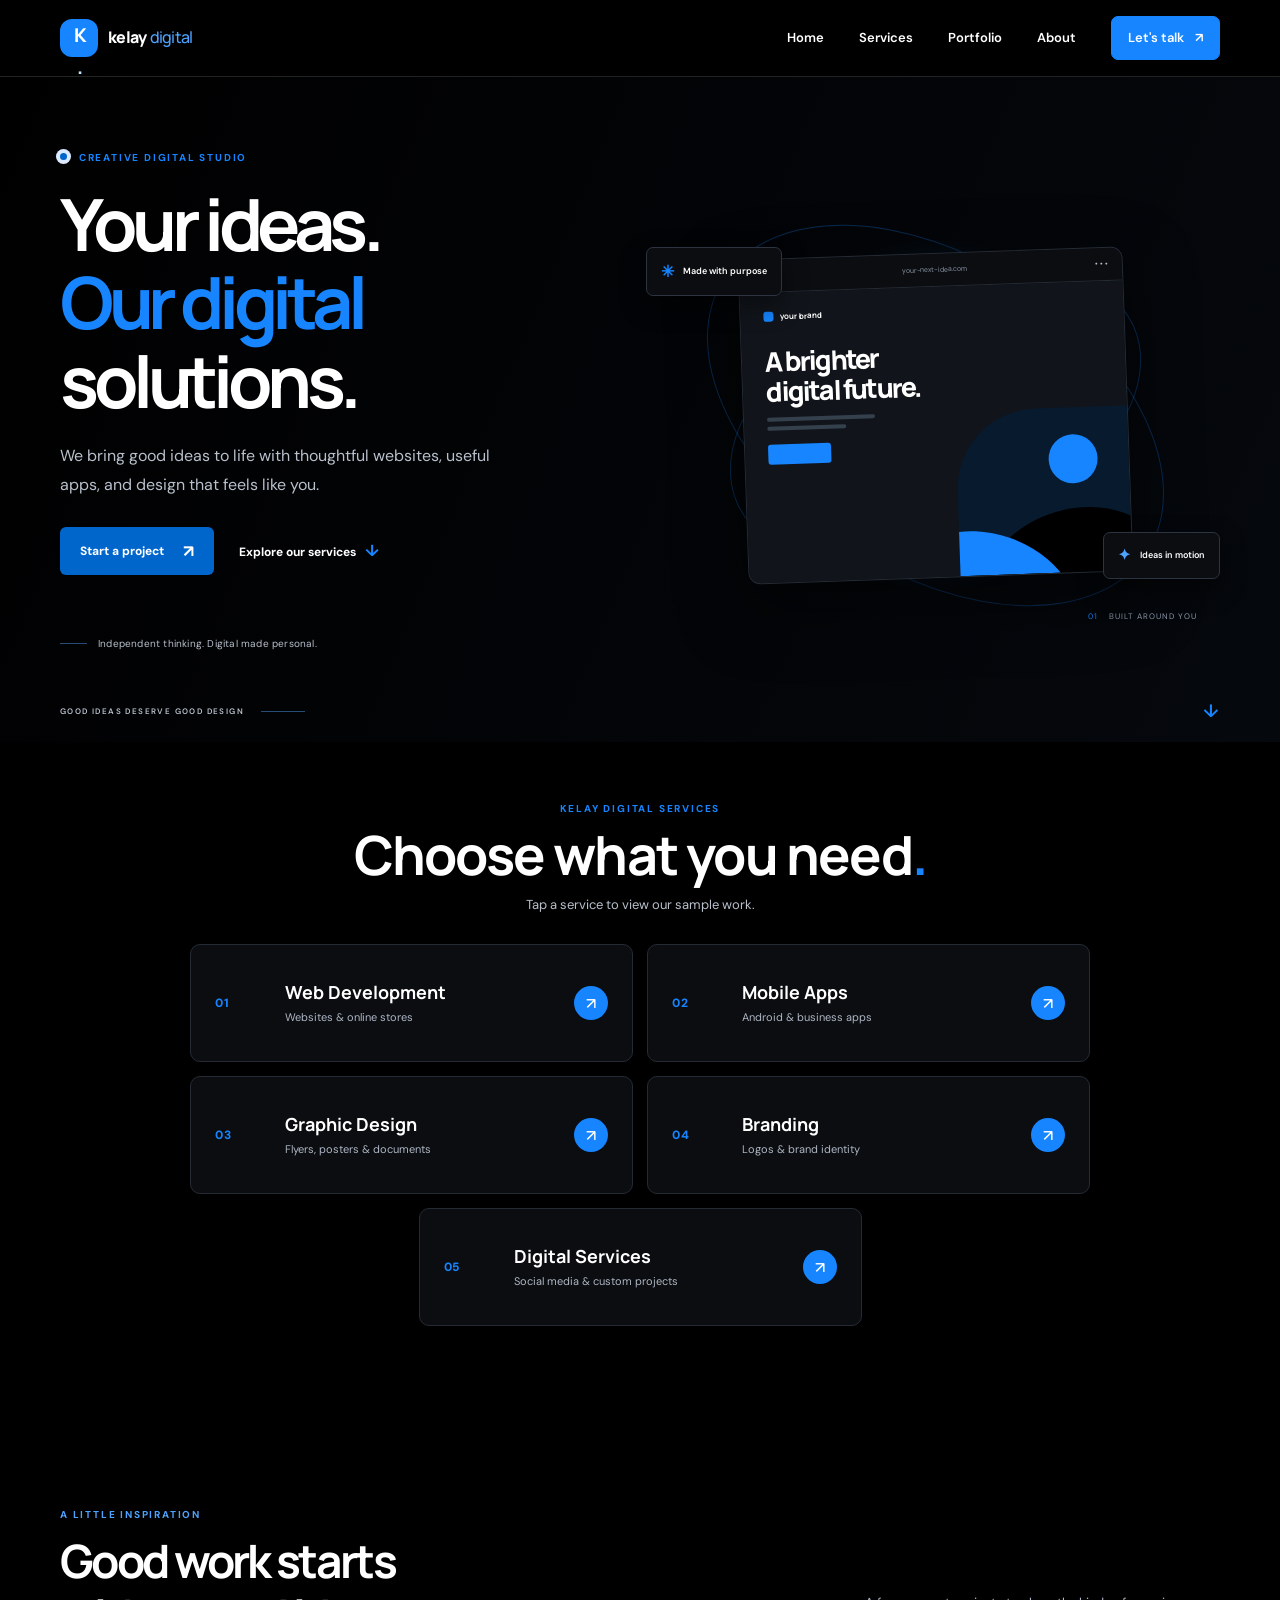
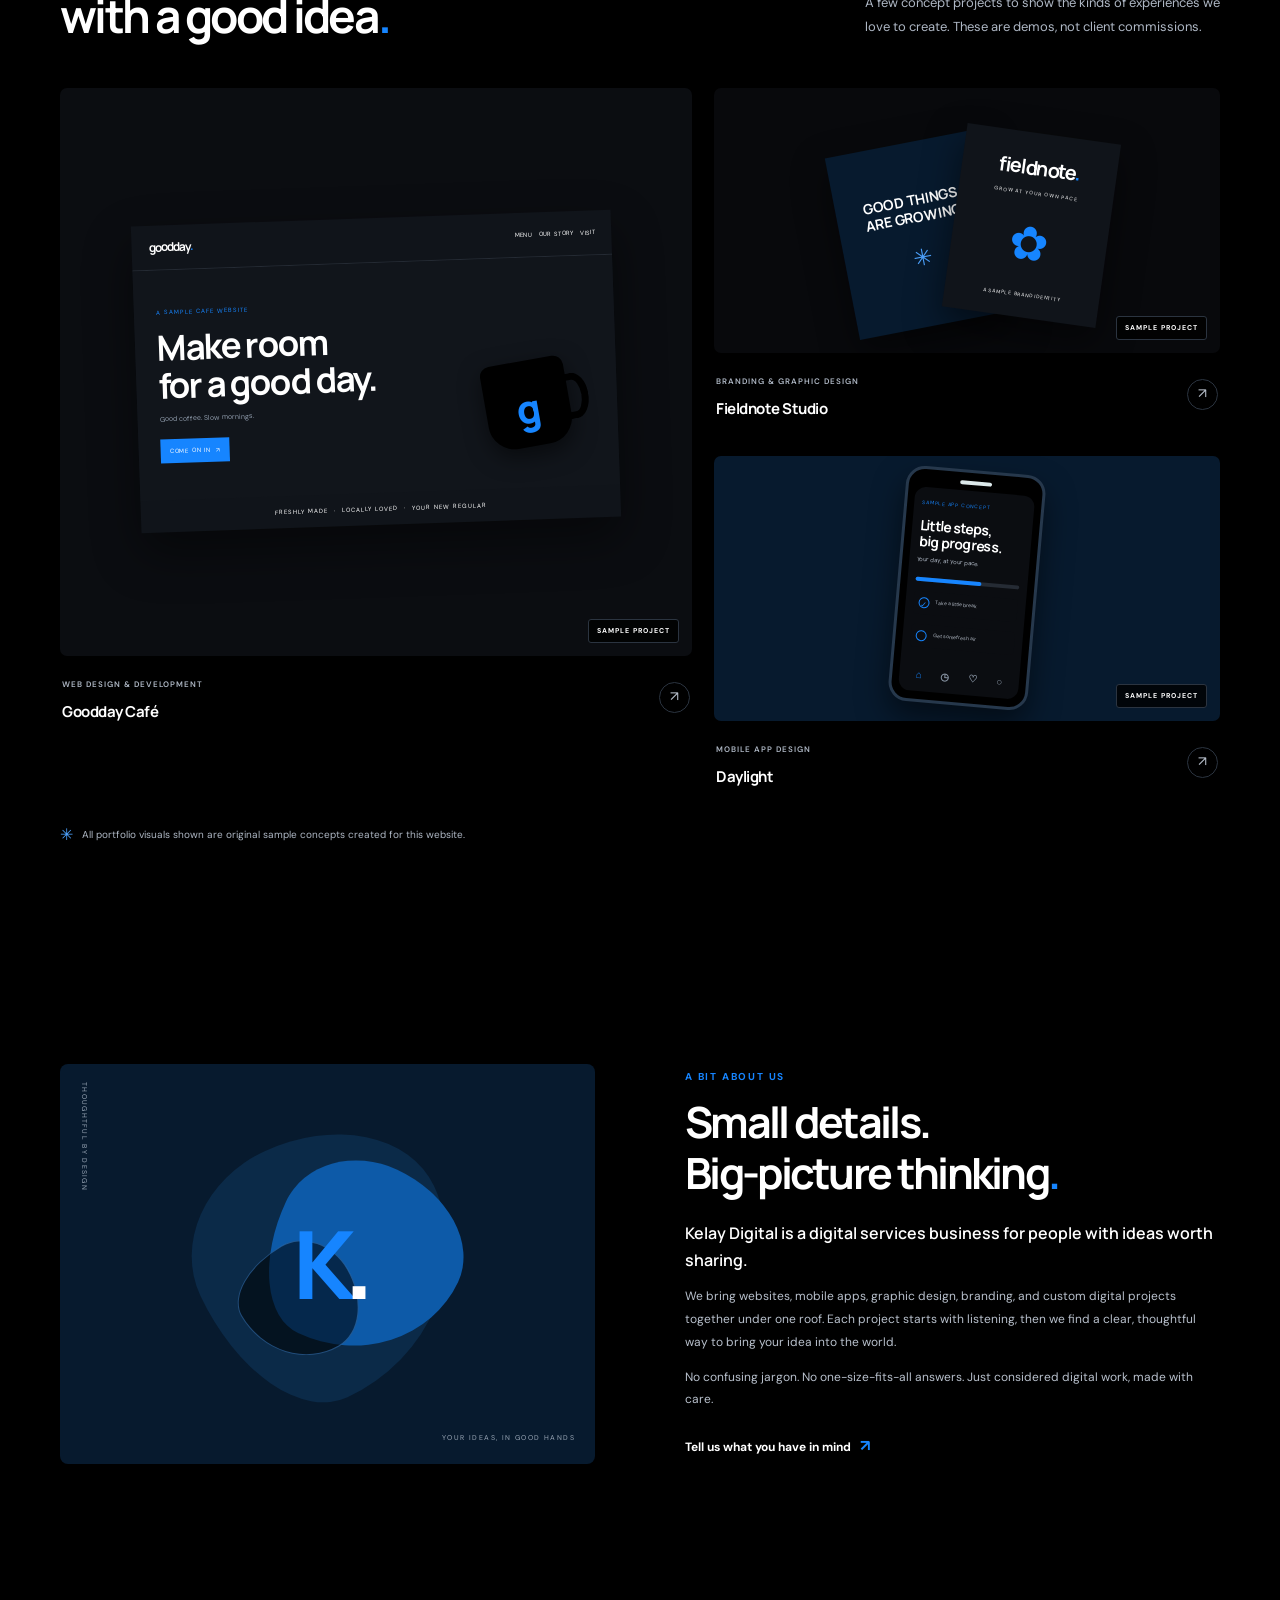
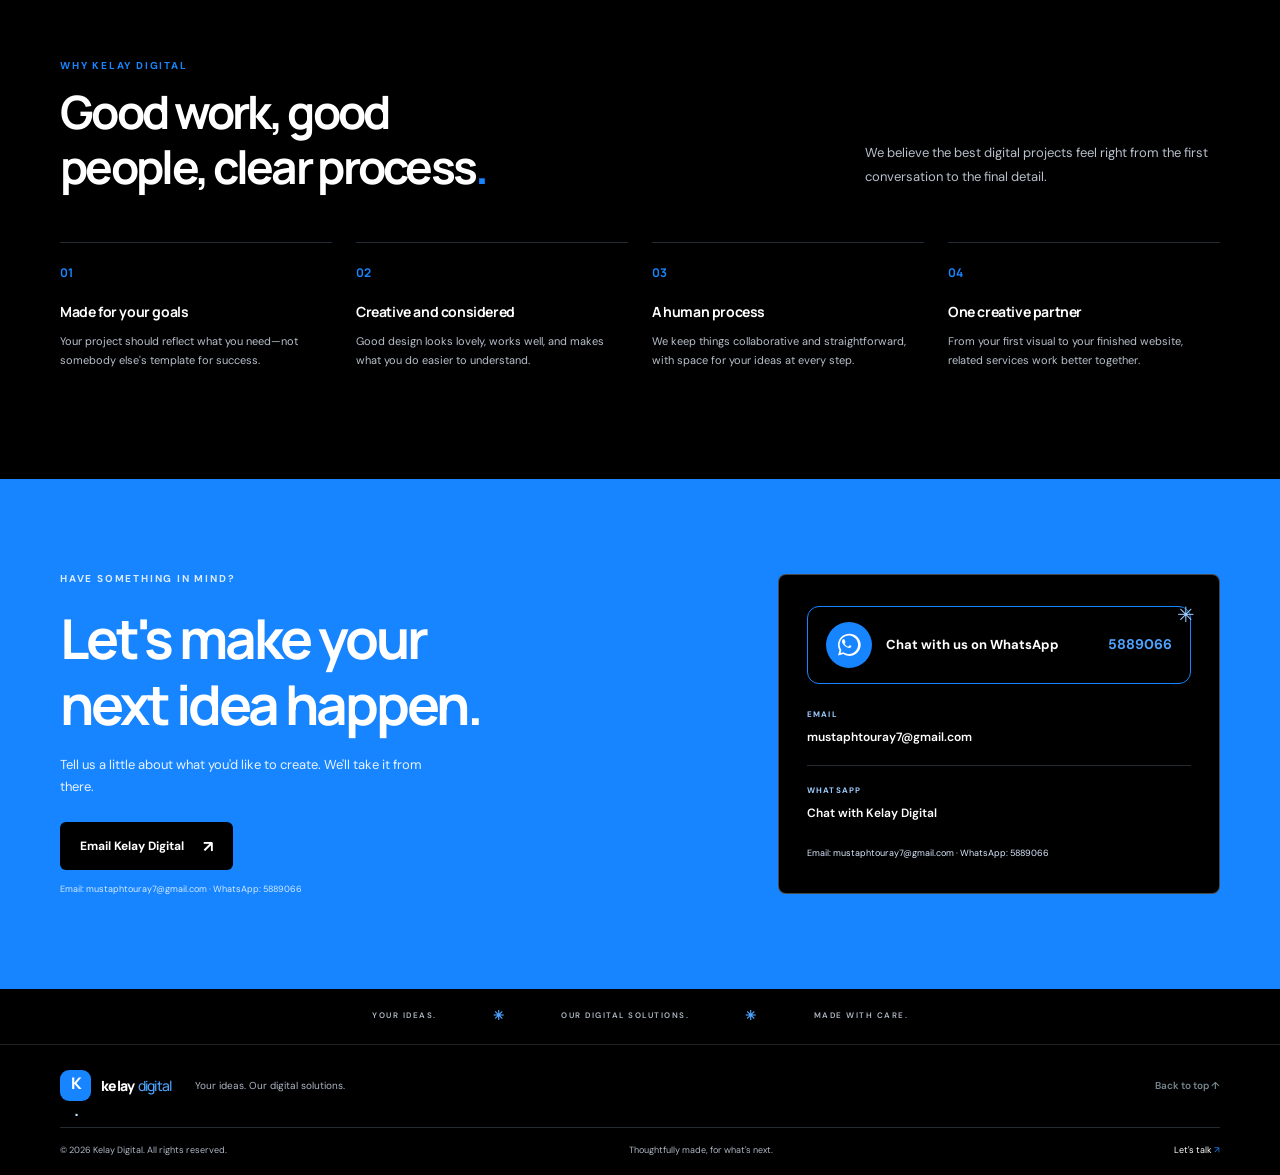
<file: index.html>
<!doctype html>
<html lang="en">
  <head>
    <meta charset="utf-8">
    <meta name="viewport" content="width=device-width, initial-scale=1">
    <meta name="theme-color" content="#f6f9fc">
    <meta name="description" content="Kelay Digital creates thoughtful websites, mobile apps, visual identities, and digital designs for growing businesses.">
    <meta property="og:title" content="Kelay Digital — Your Ideas. Our Digital Solutions.">
    <meta property="og:description" content="Websites, mobile apps, design, and branding made for your next big idea.">
    <meta property="og:type" content="website">
    <title>Kelay Digital — Your Ideas. Our Digital Solutions.</title>
    <link rel="icon" href="assets/favicon.svg" type="image/svg+xml">
    <link rel="preconnect" href="https://fonts.googleapis.com">
    <link rel="preconnect" href="https://fonts.gstatic.com" crossorigin>
    <link href="https://fonts.googleapis.com/css2?family=DM+Sans:wght@400;500;600;700&family=Manrope:wght@400;500;600;700;800&display=swap" rel="stylesheet">
    <link rel="stylesheet" href="styles.css">
    <script src="script.js" defer></script>
  </head>
  <body>
    <a class="skip-link" href="#main">Skip to content</a>
    <header class="site-header">
      <div class="container nav-wrap">
        <a class="brand" href="#home" aria-label="Kelay Digital home">
          <span class="brand-mark" aria-hidden="true">K<span>.</span></span>
          <span class="brand-name">kelay<span>digital</span></span>
        </a>
        <button class="menu-toggle" type="button" aria-expanded="false" aria-controls="primary-nav" aria-label="Open navigation">
          <span></span><span></span>
        </button>
        <nav class="primary-nav" id="primary-nav" aria-label="Main navigation">
          <a href="#home">Home</a>
          <a href="#services">Services</a>
          <a href="#portfolio">Portfolio</a>
          <a href="#about">About</a>
          <a class="nav-contact" href="#contact">Let's talk <span aria-hidden="true">↗</span></a>
        </nav>
      </div>
    </header>

    <main id="main">
      <section class="hero section" id="home">
        <div class="container hero-grid">
          <div class="hero-copy">
            <p class="eyebrow"><span class="status-dot"></span> Creative digital studio</p>
            <h1>Your ideas.<br><span>Our digital</span><br>solutions.</h1>
            <p class="hero-description">We bring good ideas to life with thoughtful websites, useful apps, and design that feels like you.</p>
            <div class="button-row">
              <a class="button button-primary" href="#contact">Start a project <span aria-hidden="true">↗</span></a>
              <a class="text-link" href="#services">Explore our services <span aria-hidden="true">↓</span></a>
            </div>
            <div class="hero-note"><span class="note-line"></span> Independent thinking. Digital made personal.</div>
          </div>
          <div class="hero-art" aria-label="Abstract illustration of a website design in progress" role="img">
            <div class="art-orbit orbit-one"></div>
            <div class="art-orbit orbit-two"></div>
            <div class="art-glow"></div>
            <div class="floating-tag tag-design"><span class="tag-icon">✳</span> Made with purpose</div>
            <div class="browser-card">
              <div class="browser-top"><div class="window-dots"><i></i><i></i><i></i></div><span>your-next-idea.com</span><b>•••</b></div>
              <div class="browser-content">
                <div class="mock-brand"><span></span> your brand</div>
                <div class="mock-headline">A brighter<br>digital future.</div>
                <div class="mock-copy"></div><div class="mock-copy short"></div>
                <div class="mock-button"></div>
                <div class="mock-art"><div class="mock-sun"></div><div class="mock-hill hill-back"></div><div class="mock-hill hill-front"></div></div>
              </div>
            </div>
            <div class="floating-tag tag-spark"><span aria-hidden="true">✦</span> Ideas in motion</div>
            <div class="art-caption"><span>01</span> Built around you</div>
          </div>
        </div>
        <div class="hero-bottom container"><span>GOOD IDEAS DESERVE GOOD DESIGN</span><span class="hero-bottom-line"></span><a href="#services" aria-label="Scroll to services">↓</a></div>
      </section>

      <section class="section services-section compact-services" id="services">
  <div class="container">
    <div class="compact-services-heading">
      <p class="eyebrow">Kelay Digital services</p>
      <h2>Choose what you need<span class="blue-period">.</span></h2>
      <p>Tap a service to view our sample work.</p>
    </div>
    <div class="service-button-grid">
      <a class="service-big-button" href="showcase.html#web"><span class="service-big-number">01</span><span><strong>Web Development</strong><small>Websites &amp; online stores</small></span><b>↗</b></a>
      <a class="service-big-button" href="showcase.html#apps"><span class="service-big-number">02</span><span><strong>Mobile Apps</strong><small>Android &amp; business apps</small></span><b>↗</b></a>
      <a class="service-big-button" href="showcase.html#graphic"><span class="service-big-number">03</span><span><strong>Graphic Design</strong><small>Flyers, posters &amp; documents</small></span><b>↗</b></a>
      <a class="service-big-button" href="showcase.html#branding"><span class="service-big-number">04</span><span><strong>Branding</strong><small>Logos &amp; brand identity</small></span><b>↗</b></a>
      <a class="service-big-button" href="showcase.html#digital"><span class="service-big-number">05</span><span><strong>Digital Services</strong><small>Social media &amp; custom projects</small></span><b>↗</b></a>
    </div>
  </div>
</section>

<section class="section portfolio-section" id="portfolio">
        <div class="container">
          <div class="section-heading portfolio-heading">
            <div><p class="eyebrow">A little inspiration</p><h2>Good work starts<br>with a good idea<span class="blue-period">.</span></h2></div>
            <p class="section-intro">A few concept projects to show the kinds of experiences we love to create. These are demos, not client commissions.</p>
          </div>
          <div class="portfolio-grid">
            <article class="project-card project-large"><div class="project-art project-cafe" aria-label="Illustrated sample cafe website design"><div class="cafe-window"><div class="cafe-nav"><b>goodday<span>.</span></b><span>MENU&nbsp;&nbsp; OUR STORY&nbsp;&nbsp; VISIT</span></div><div class="cafe-main"><div><small>A SAMPLE CAFE WEBSITE</small><strong>Make room<br>for a good day.</strong><span>Good coffee. Slow mornings.</span><i>COME ON IN&nbsp; ↗</i></div><div class="coffee-cup"><span>g</span></div></div><div class="cafe-bottom">FRESHLY MADE&nbsp; · &nbsp;LOCALLY LOVED&nbsp; · &nbsp;YOUR NEW REGULAR</div></div><span class="demo-stamp">SAMPLE PROJECT</span></div><div class="project-meta"><div><span>WEB DESIGN &amp; DEVELOPMENT</span><h3>Goodday Café</h3></div><span class="project-arrow" aria-hidden="true">↗</span></div></article>
            <article class="project-card"><div class="project-art project-brand" aria-label="Illustrated sample stationery and branding concept"><div class="brand-paper paper-back"><span>GOOD THINGS<br>ARE GROWING.</span><i>✳</i></div><div class="brand-paper paper-front"><b>fieldnote<span>.</span></b><span>GROW AT YOUR OWN PACE</span><div class="leaf-art">✿</div><small>A SAMPLE BRAND IDENTITY</small></div><span class="demo-stamp">SAMPLE PROJECT</span></div><div class="project-meta"><div><span>BRANDING &amp; GRAPHIC DESIGN</span><h3>Fieldnote Studio</h3></div><span class="project-arrow" aria-hidden="true">↗</span></div></article>
            <article class="project-card"><div class="project-art project-app" aria-label="Illustrated sample mobile app interface concept"><div class="app-phone"><div class="app-speaker"></div><div class="app-screen"><small>SAMPLE APP CONCEPT</small><b>Little steps,<br>big progress.</b><span>Your day, at your pace.</span><div class="app-progress"><i></i></div><div class="app-task"><i>✓</i><span>Take a little break</span></div><div class="app-task"><i></i><span>Get some fresh air</span></div><div class="app-nav"><b>⌂</b><b>◷</b><b>♡</b><b>○</b></div></div></div><span class="demo-stamp">SAMPLE PROJECT</span></div><div class="project-meta"><div><span>MOBILE APP DESIGN</span><h3>Daylight</h3></div><span class="project-arrow" aria-hidden="true">↗</span></div></article>
          </div>
          <p class="portfolio-note"><span aria-hidden="true">✳</span> All portfolio visuals shown are original sample concepts created for this website.</p>
        </div>
      </section>

      <section class="section about-section" id="about">
        <div class="container about-grid">
          <div class="about-art" aria-hidden="true"><div class="about-shape shape-a"></div><div class="about-shape shape-b"></div><div class="about-shape shape-c"></div><div class="about-monogram">K<span>.</span></div><span class="about-art-caption">YOUR IDEAS, IN GOOD HANDS</span><span class="about-side-label">THOUGHTFUL BY DESIGN</span></div>
          <div class="about-copy"><p class="eyebrow">A bit about us</p><h2>Small details.<br>Big-picture thinking<span class="blue-period">.</span></h2><p class="about-lead">Kelay Digital is a digital services business for people with ideas worth sharing.</p><p>We bring websites, mobile apps, graphic design, branding, and custom digital projects together under one roof. Each project starts with listening, then we find a clear, thoughtful way to bring your idea into the world.</p><p>No confusing jargon. No one-size-fits-all answers. Just considered digital work, made with care.</p><a class="text-link about-link" href="#contact">Tell us what you have in mind <span aria-hidden="true">↗</span></a></div>
        </div>
      </section>

      <section class="section approach-section">
        <div class="container">
          <div class="section-heading"><div><p class="eyebrow">Why Kelay Digital</p><h2>Good work, good<br>people, clear process<span class="blue-period">.</span></h2></div><p class="section-intro">We believe the best digital projects feel right from the first conversation to the final detail.</p></div>
          <div class="approach-grid"><article><span>01</span><h3>Made for your goals</h3><p>Your project should reflect what you need—not somebody else's template for success.</p></article><article><span>02</span><h3>Creative and considered</h3><p>Good design looks lovely, works well, and makes what you do easier to understand.</p></article><article><span>03</span><h3>A human process</h3><p>We keep things collaborative and straightforward, with space for your ideas at every step.</p></article><article><span>04</span><h3>One creative partner</h3><p>From your first visual to your finished website, related services work better together.</p></article></div>
        </div>
      </section>

      <section class="section contact-section" id="contact">
        <div class="container contact-wrap">
          <div class="contact-copy"><p class="eyebrow">Have something in mind?</p><h2>Let's make your<br>next idea happen<span class="contact-period">.</span></h2><p>Tell us a little about what you'd like to create. We'll take it from there.</p><a class="button button-light" href="mailto:mustaphtouray7@gmail.com" data-contact="email">Email Kelay Digital <span aria-hidden="true">↗</span></a><p class="contact-note">Email: mustaphtouray7@gmail.com · WhatsApp: 5889066</p></div>
          <div class="contact-details">
            <a class="whatsapp-contact" href="https://wa.me/2205889066" aria-label="Chat with Kelay Digital on WhatsApp" target="_blank" rel="noopener">
              <span class="whatsapp-logo" aria-hidden="true">
                <svg viewBox="0 0 32 32" role="img"><path fill="currentColor" d="M19.1 17.4c-.3-.2-1.7-.9-2-1-.3-.1-.5-.2-.7.2-.2.3-.8 1-1 1.2-.2.2-.4.2-.7.1-.3-.2-1.2-.4-2.2-1.4-.8-.7-1.4-1.6-1.5-1.9-.2-.3 0-.5.1-.6l.5-.6c.2-.2.2-.3.3-.5.1-.2 0-.4 0-.6-.1-.2-.7-1.7-1-2.3-.3-.6-.5-.5-.7-.5h-.6c-.2 0-.5.1-.7.3-.2.3-.9.9-.9 2.2s.9 2.5 1 2.7c.1.2 1.8 2.8 4.4 3.9.6.3 1.1.4 1.5.6.6.2 1.2.2 1.7.1.5-.1 1.7-.7 1.9-1.3.2-.6.2-1.2.1-1.3-.1-.2-.3-.3-.6-.5z"/><path fill="currentColor" d="M16 3.1a12.7 12.7 0 0 0-10.9 19l-1.6 5.8 6-1.6A12.7 12.7 0 1 0 16 3.1zm0 23.1c-2.1 0-4.1-.6-5.8-1.7l-.4-.2-3.5.9.9-3.4-.2-.4a10.5 10.5 0 1 1 9 4.8z"/></svg>
              </span>
              <span class="whatsapp-label">Chat with us on WhatsApp</span>
              <strong>5889066</strong>
            </a>
            <span class="contact-detail-icon" aria-hidden="true">✳</span>
            <div><span>EMAIL</span><a href="mailto:mustaphtouray7@gmail.com" data-contact="email">mustaphtouray7@gmail.com</a></div>
            <div class="contact-divider"></div>
            <div><span>WHATSAPP</span><a href="https://wa.me/2205889066" target="_blank" rel="noopener" data-contact="whatsapp">5889066</a></div>
            <p>Email: mustaphtouray7@gmail.com · WhatsApp: 5889066</p>
          </div>
        </div>
      </section>
      <section class="closing-strip"><div class="container"><span>YOUR IDEAS.</span><i>✳</i><span>OUR DIGITAL SOLUTIONS.</span><i>✳</i><span>MADE WITH CARE.</span></div></section>
    </main>

    <footer class="site-footer">
      <div class="container footer-main"><a class="brand footer-brand" href="#home"><span class="brand-mark" aria-hidden="true">K<span>.</span></span><span class="brand-name">kelay<span>digital</span></span></a><p>Your ideas. Our digital solutions.</p><a href="#home" class="back-top">Back to top ↑</a></div>
      <div class="container footer-bottom"><span>© <span id="year"></span> Kelay Digital. All rights reserved.</span><span>Thoughtfully made, for what's next.</span><a href="#contact">Let's talk <span aria-hidden="true">↗</span></a></div>
    </footer>
  </body>
</html>
</file>
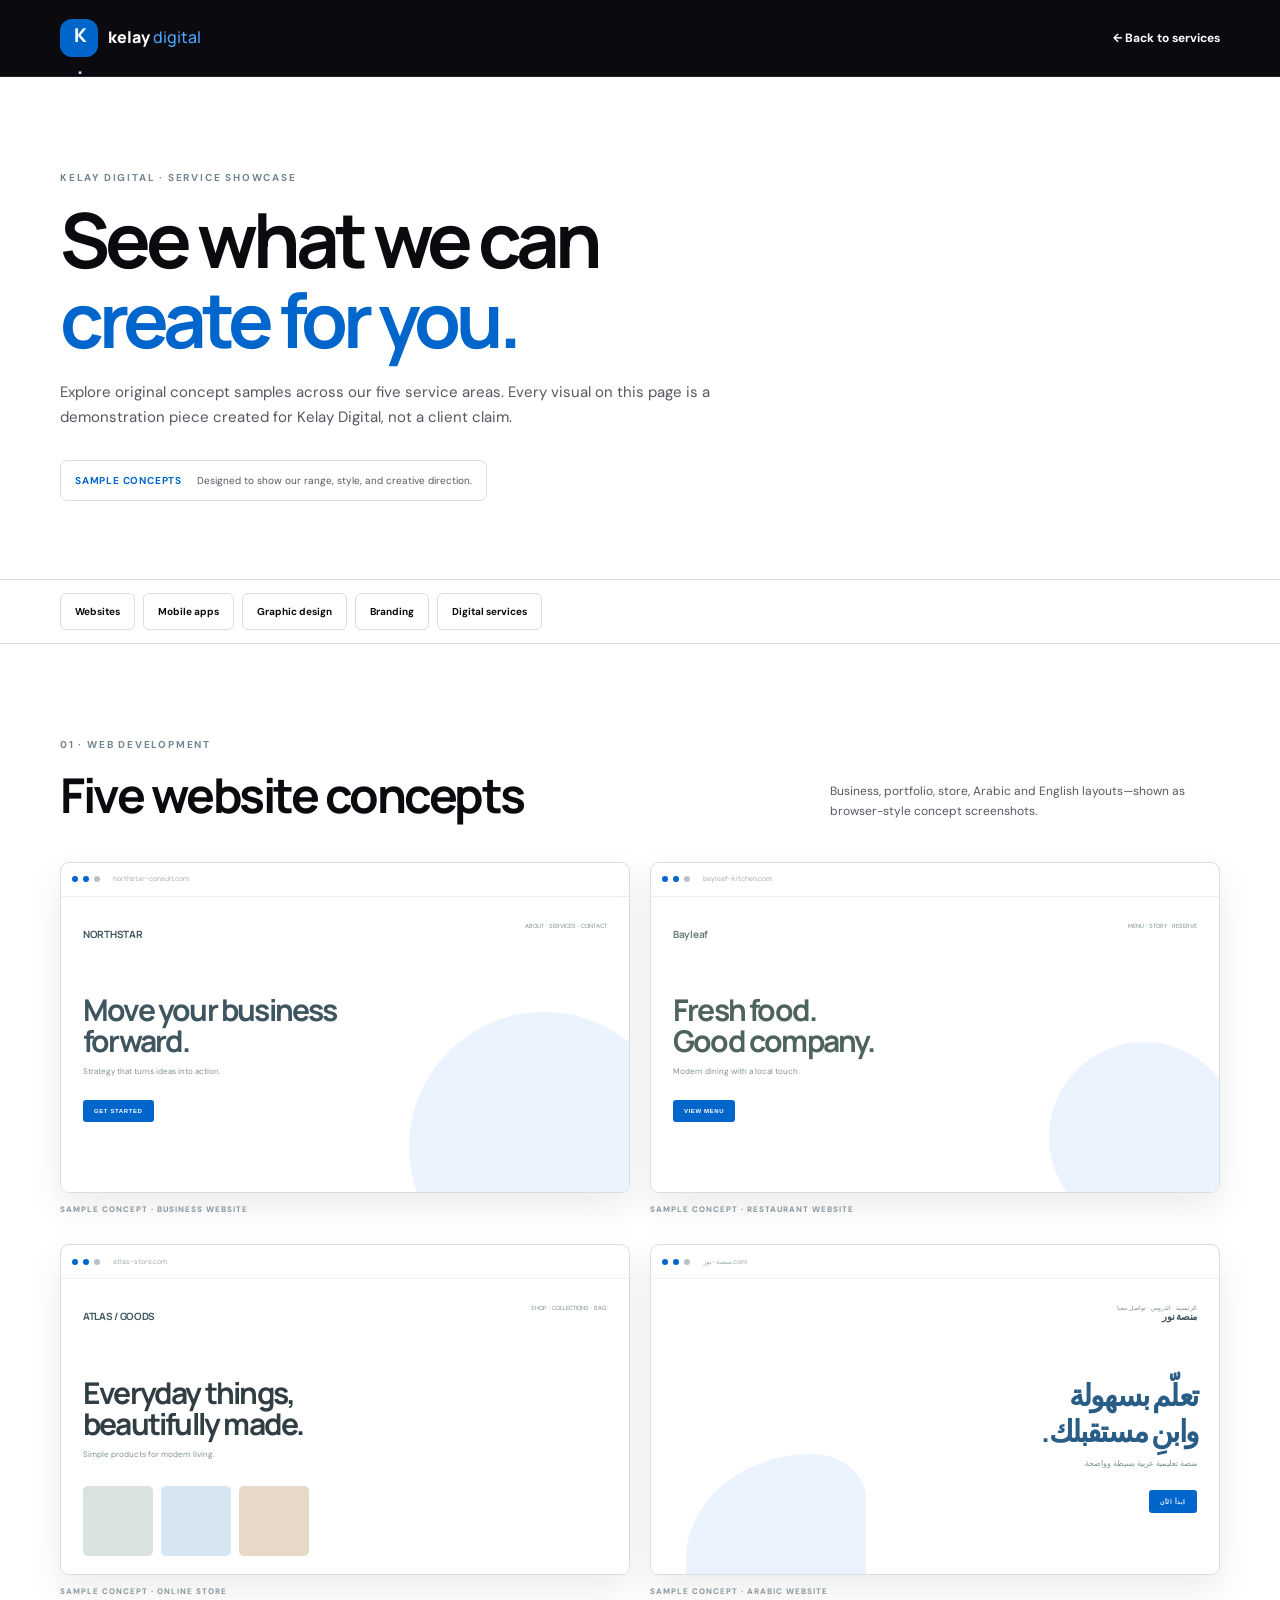
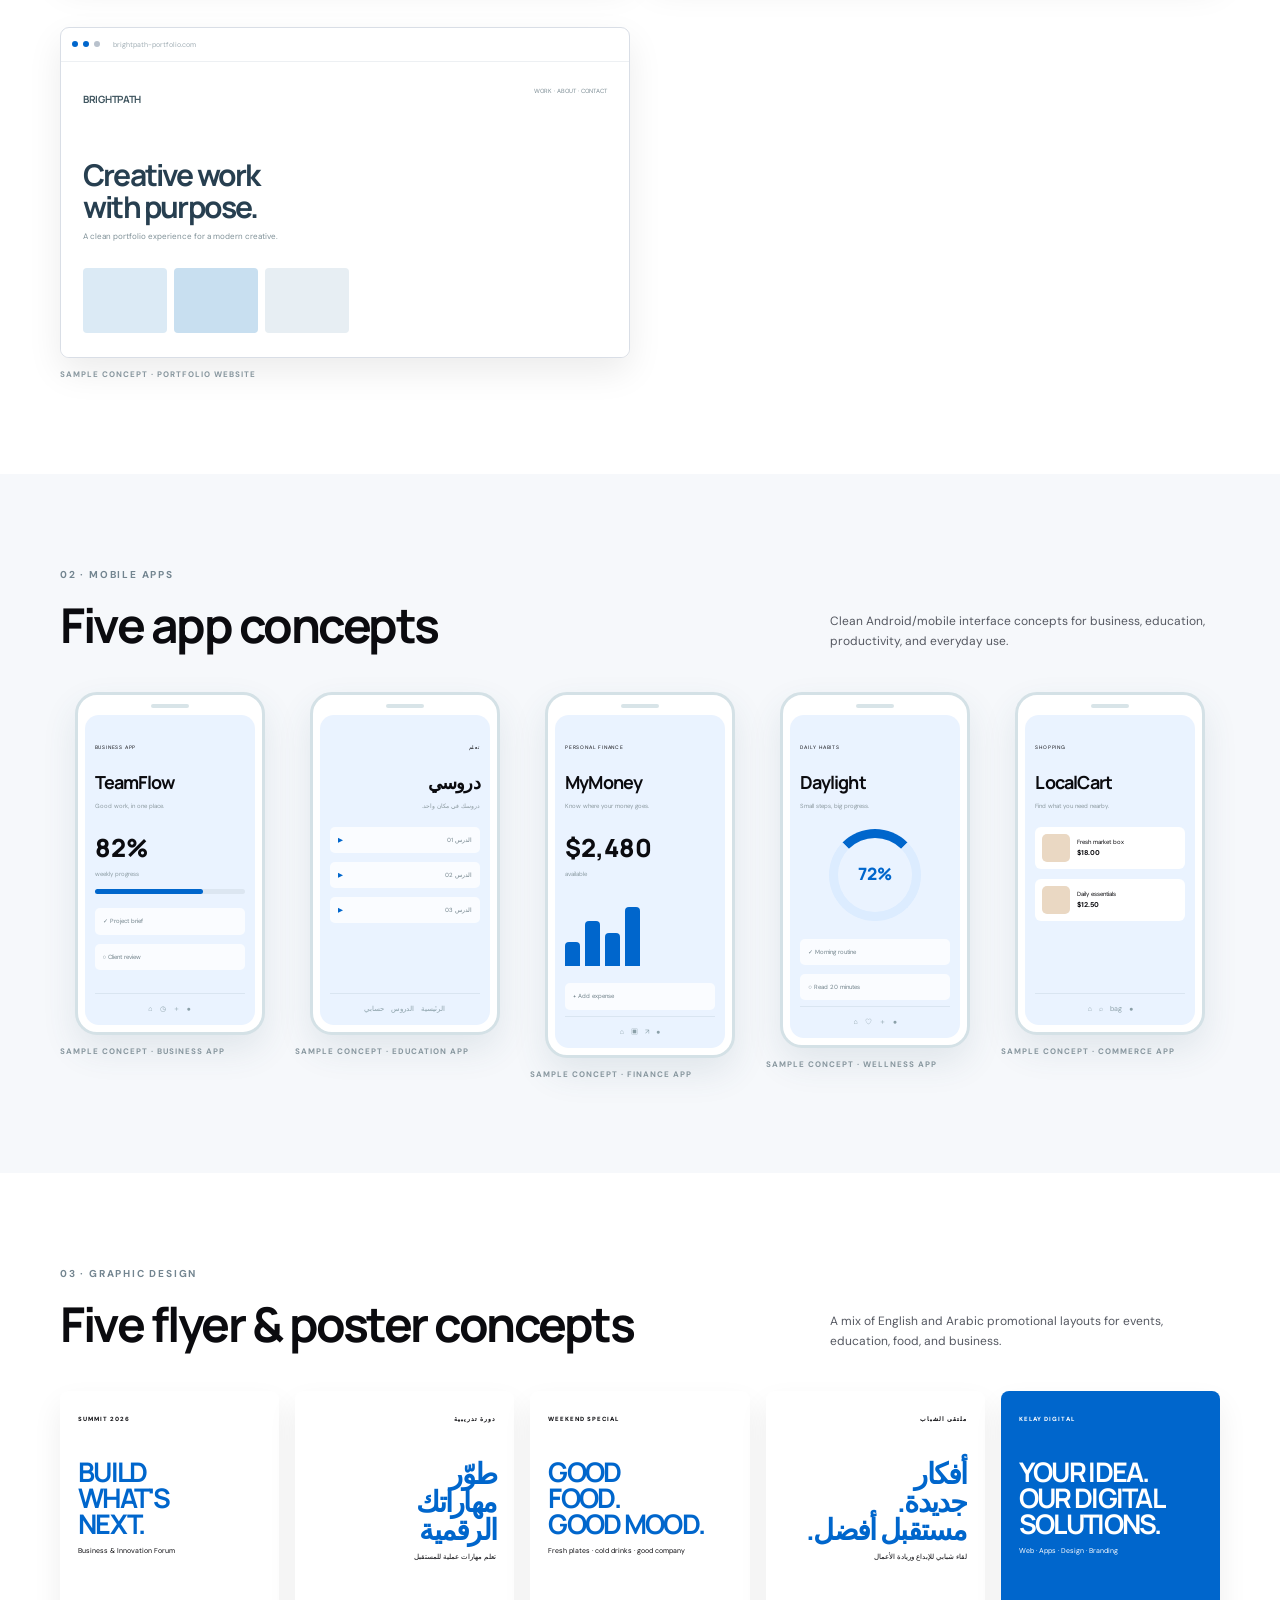
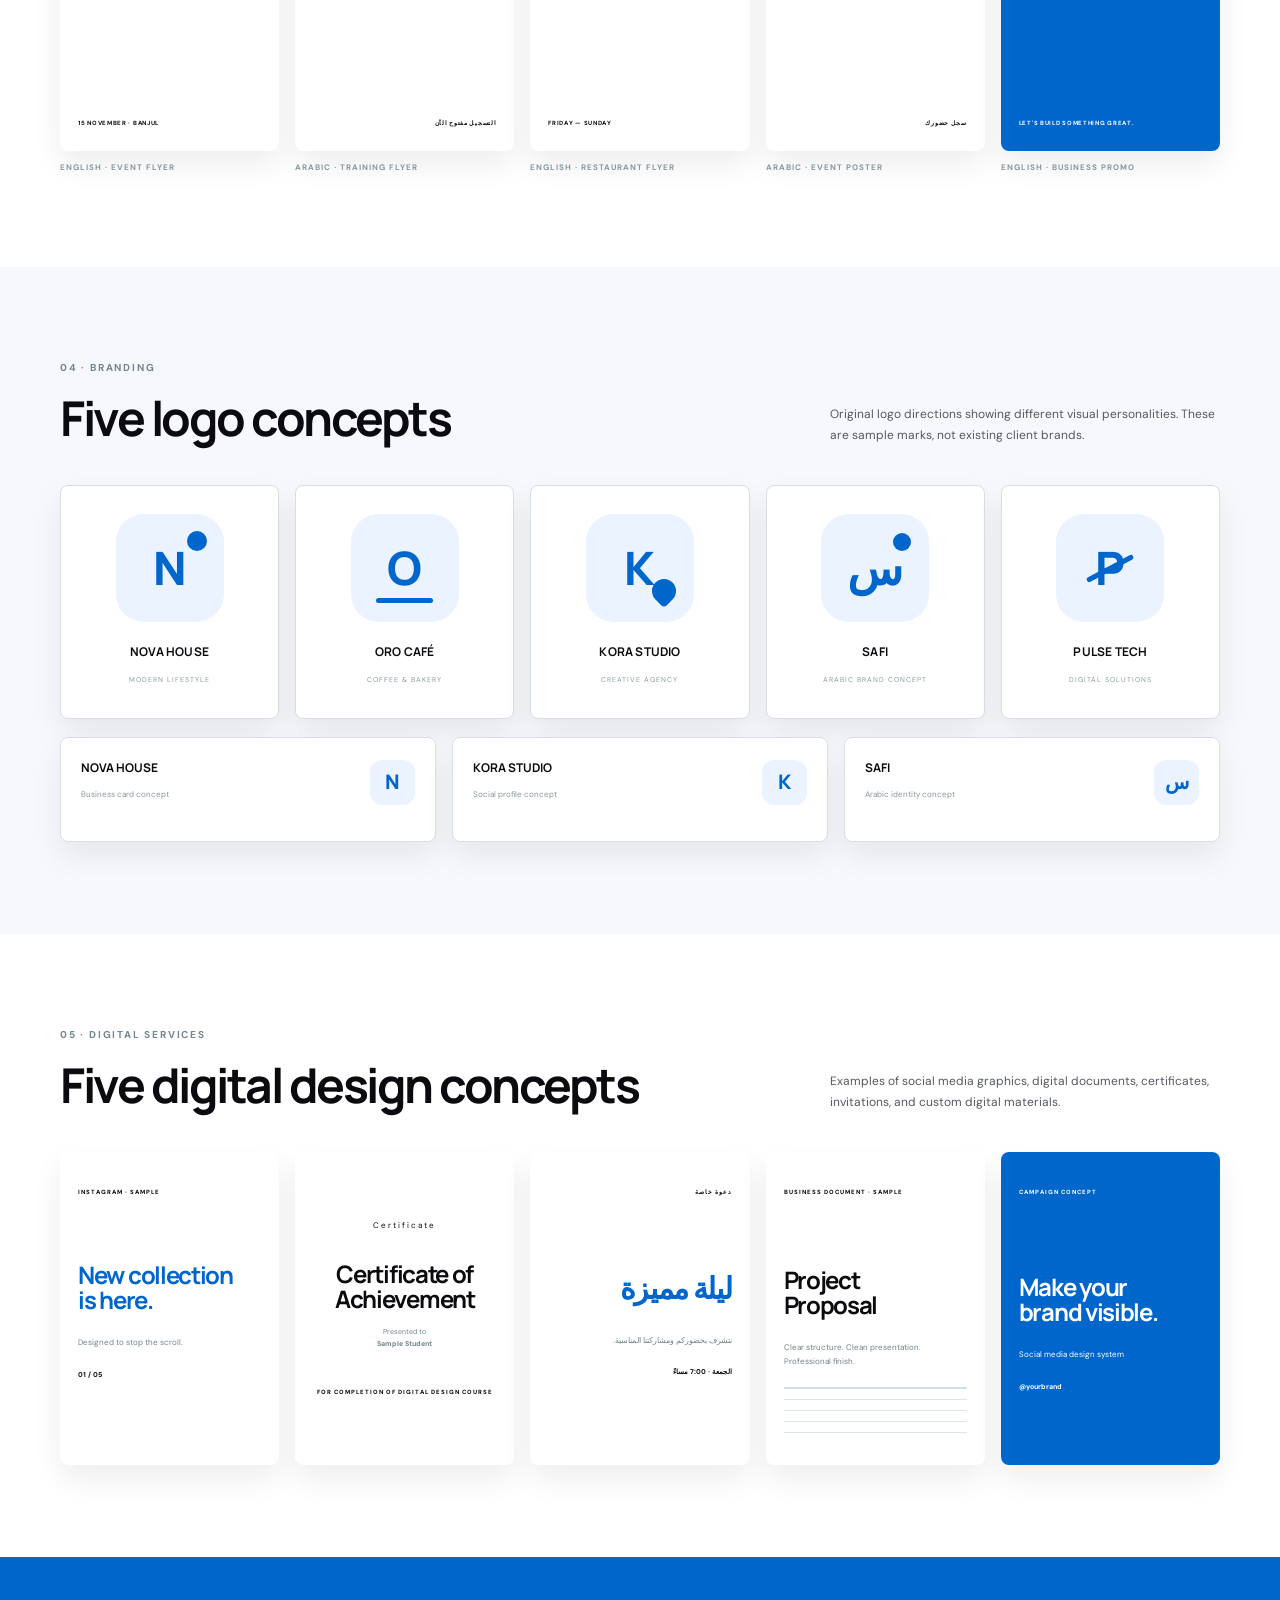
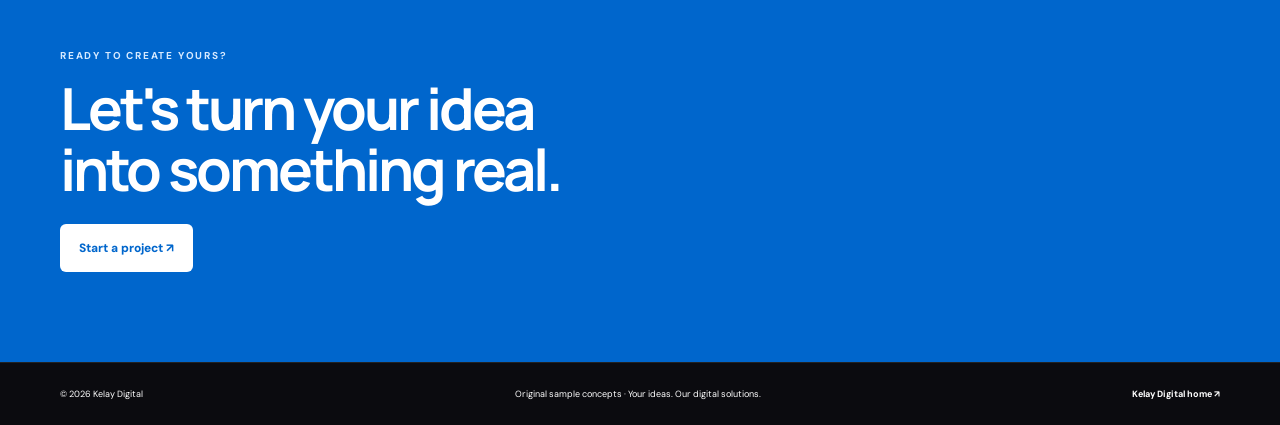
<file: showcase.html>
<!doctype html>
<html lang="en">
<head>
  <meta charset="utf-8">
  <meta name="viewport" content="width=device-width, initial-scale=1">
  <meta name="theme-color" content="#f6f9fc">
  <meta name="description" content="Kelay Digital service samples — original concept work for web development, mobile apps, graphic design, branding, and digital services.">
  <title>Kelay Digital — Service Samples</title>
  <link rel="icon" href="assets/favicon.svg" type="image/svg+xml">
  <link rel="preconnect" href="https://fonts.googleapis.com">
  <link rel="preconnect" href="https://fonts.gstatic.com" crossorigin>
  <link href="https://fonts.googleapis.com/css2?family=DM+Sans:wght@400;500;600;700&family=Manrope:wght@400;500;600;700;800&display=swap" rel="stylesheet">
  <link rel="stylesheet" href="showcase.css">
</head>
<body>
<header class="showcase-header">
  <div class="showcase-container nav">
    <a class="brand" href="index.html"><span class="mark">K<span>.</span></span><span class="brand-name">kelay<span>digital</span></span></a>
    <a class="back-link" href="index.html#services">← Back to services</a>
  </div>
</header>

<main>
  <section class="showcase-hero">
    <div class="showcase-container">
      <p class="eyebrow">Kelay Digital · Service showcase</p>
      <h1>See what we can<br><span>create for you.</span></h1>
      <p>Explore original concept samples across our five service areas. Every visual on this page is a demonstration piece created for Kelay Digital, not a client claim.</p>
      <div class="sample-note"><strong>Sample concepts</strong><span>Designed to show our range, style, and creative direction.</span></div>
    </div>
  </section>

  <nav class="showcase-tabs" aria-label="Service samples">
    <div class="showcase-container tabs">
      <a href="#web">Websites</a>
      <a href="#apps">Mobile apps</a>
      <a href="#graphic">Graphic design</a>
      <a href="#branding">Branding</a>
      <a href="#digital">Digital services</a>
    </div>
  </nav>

  <section class="showcase-section" id="web">
    <div class="showcase-container">
      <div class="section-head"><div><p class="eyebrow">01 · Web development</p><h2>Five website concepts</h2></div><p>Business, portfolio, store, Arabic and English layouts—shown as browser-style concept screenshots.</p></div>
      <div class="website-grid">
        <article class="website-card"><div class="browser"><div class="browser-bar"><i></i><i></i><i></i><span>northstar-consult.com</span></div><div class="site northstar"><b>NORTHSTAR</b><nav>ABOUT · SERVICES · CONTACT</nav><h3>Move your business<br>forward.</h3><p>Strategy that turns ideas into action.</p><button>GET STARTED</button><div class="site-shape"></div></div></div><small>SAMPLE CONCEPT · BUSINESS WEBSITE</small></article>
        <article class="website-card"><div class="browser"><div class="browser-bar"><i></i><i></i><i></i><span>bayleaf-kitchen.com</span></div><div class="site bayleaf"><b>Bayleaf</b><nav>MENU · STORY · RESERVE</nav><h3>Fresh food.<br>Good company.</h3><p>Modern dining with a local touch.</p><button>VIEW MENU</button><div class="plate"></div></div></div><small>SAMPLE CONCEPT · RESTAURANT WEBSITE</small></article>
        <article class="website-card"><div class="browser"><div class="browser-bar"><i></i><i></i><i></i><span>atlas-store.com</span></div><div class="site atlas"><b>ATLAS / GOODS</b><nav>SHOP · COLLECTIONS · BAG</nav><h3>Everyday things,<br>beautifully made.</h3><p>Simple products for modern living.</p><div class="product-row"><i></i><i></i><i></i></div></div></div><small>SAMPLE CONCEPT · ONLINE STORE</small></article>
        <article class="website-card"><div class="browser"><div class="browser-bar"><i></i><i></i><i></i><span>منصة-نور.com</span></div><div class="site arabic" dir="rtl"><b>منصة نور</b><nav>الرئيسية · الدروس · تواصل معنا</nav><h3>تعلّم بسهولة<br>وابنِ مستقبلك.</h3><p>منصة تعليمية عربية بسيطة وواضحة.</p><button>ابدأ الآن</button><div class="arabic-shape"></div></div></div><small>SAMPLE CONCEPT · ARABIC WEBSITE</small></article>
        <article class="website-card"><div class="browser"><div class="browser-bar"><i></i><i></i><i></i><span>brightpath-portfolio.com</span></div><div class="site brightpath"><b>BRIGHTPATH</b><nav>WORK · ABOUT · CONTACT</nav><h3>Creative work<br>with purpose.</h3><p>A clean portfolio experience for a modern creative.</p><div class="portfolio-blocks"><i></i><i></i><i></i></div></div></div><small>SAMPLE CONCEPT · PORTFOLIO WEBSITE</small></article>
      </div>
    </div>
  </section>

  <section class="showcase-section tinted" id="apps">
    <div class="showcase-container">
      <div class="section-head"><div><p class="eyebrow">02 · Mobile apps</p><h2>Five app concepts</h2></div><p>Clean Android/mobile interface concepts for business, education, productivity, and everyday use.</p></div>
      <div class="phone-grid">
        <article class="phone-card"><div class="phone"><div class="phone-top"></div><div class="phone-screen blue-app"><small>BUSINESS APP</small><h3>TeamFlow</h3><p>Good work, in one place.</p><div class="metric">82% <span>weekly progress</span></div><div class="bar"><i></i></div><div class="task">✓ Project brief</div><div class="task">○ Client review</div><div class="app-nav">⌂　◷　＋　●</div></div></div><small>SAMPLE CONCEPT · BUSINESS APP</small></article>
        <article class="phone-card"><div class="phone"><div class="phone-top"></div><div class="phone-screen learn-app" dir="rtl"><small>تعلم</small><h3>دروسي</h3><p>دروسك في مكان واحد.</p><div class="lesson">الدرس 01 <b>▶</b></div><div class="lesson">الدرس 02 <b>▶</b></div><div class="lesson">الدرس 03 <b>▶</b></div><div class="app-nav">الرئيسية　الدروس　حسابي</div></div></div><small>SAMPLE CONCEPT · EDUCATION APP</small></article>
        <article class="phone-card"><div class="phone"><div class="phone-top"></div><div class="phone-screen finance-app"><small>PERSONAL FINANCE</small><h3>MyMoney</h3><p>Know where your money goes.</p><div class="balance">$2,480 <span>available</span></div><div class="mini-bars"><i></i><i></i><i></i><i></i></div><div class="task">+ Add expense</div><div class="app-nav">⌂　▣　↗　●</div></div></div><small>SAMPLE CONCEPT · FINANCE APP</small></article>
        <article class="phone-card"><div class="phone"><div class="phone-top"></div><div class="phone-screen health-app"><small>DAILY HABITS</small><h3>Daylight</h3><p>Small steps, big progress.</p><div class="circle-progress">72%</div><div class="task">✓ Morning routine</div><div class="task">○ Read 20 minutes</div><div class="app-nav">⌂　♡　＋　●</div></div></div><small>SAMPLE CONCEPT · WELLNESS APP</small></article>
        <article class="phone-card"><div class="phone"><div class="phone-top"></div><div class="phone-screen shop-app"><small>SHOPPING</small><h3>LocalCart</h3><p>Find what you need nearby.</p><div class="shop-item"><i></i><span>Fresh market box<br><b>$18.00</b></span></div><div class="shop-item"><i></i><span>Daily essentials<br><b>$12.50</b></span></div><div class="app-nav">⌂　⌕　bag　●</div></div></div><small>SAMPLE CONCEPT · COMMERCE APP</small></article>
      </div>
    </div>
  </section>

  <section class="showcase-section" id="graphic">
    <div class="showcase-container">
      <div class="section-head"><div><p class="eyebrow">03 · Graphic design</p><h2>Five flyer & poster concepts</h2></div><p>A mix of English and Arabic promotional layouts for events, education, food, and business.</p></div>
      <div class="flyer-grid">
        <article class="flyer-card"><div class="flyer english-blue"><small>SUMMIT 2026</small><h3>BUILD<br>WHAT'S<br>NEXT.</h3><p>Business & Innovation Forum</p><b>15 NOVEMBER · BANJUL</b></div><span>ENGLISH · EVENT FLYER</span></article>
        <article class="flyer-card"><div class="flyer arabic-blue" dir="rtl"><small>دورة تدريبية</small><h3>طوّر<br>مهاراتك<br>الرقمية</h3><p>تعلم مهارات عملية للمستقبل</p><b>التسجيل مفتوح الآن</b></div><span>ARABIC · TRAINING FLYER</span></article>
        <article class="flyer-card"><div class="flyer food"><small>WEEKEND SPECIAL</small><h3>GOOD<br>FOOD.<br>GOOD MOOD.</h3><p>Fresh plates · cold drinks · good company</p><b>FRIDAY — SUNDAY</b></div><span>ENGLISH · RESTAURANT FLYER</span></article>
        <article class="flyer-card"><div class="flyer arabic-event" dir="rtl"><small>ملتقى الشباب</small><h3>أفكار<br>جديدة.<br>مستقبل أفضل.</h3><p>لقاء شبابي للإبداع وريادة الأعمال</p><b>سجل حضورك</b></div><span>ARABIC · EVENT POSTER</span></article>
        <article class="flyer-card"><div class="flyer business"><small>KELAY DIGITAL</small><h3>YOUR IDEA.<br>OUR DIGITAL<br>SOLUTIONS.</h3><p>Web · Apps · Design · Branding</p><b>LET'S BUILD SOMETHING GREAT.</b></div><span>ENGLISH · BUSINESS PROMO</span></article>
      </div>
    </div>
  </section>

  <section class="showcase-section tinted" id="branding">
    <div class="showcase-container">
      <div class="section-head"><div><p class="eyebrow">04 · Branding</p><h2>Five logo concepts</h2></div><p>Original logo directions showing different visual personalities. These are sample marks, not existing client brands.</p></div>
      <div class="logo-grid">
        <article class="logo-card"><div class="logo-mark logo-nova"><span>N</span><i></i></div><h3>NOVA HOUSE</h3><small>MODERN LIFESTYLE</small></article>
        <article class="logo-card"><div class="logo-mark logo-oro"><span>O</span><i></i></div><h3>ORO CAFÉ</h3><small>COFFEE &amp; BAKERY</small></article>
        <article class="logo-card"><div class="logo-mark logo-kora"><span>K</span><i></i></div><h3>KORA STUDIO</h3><small>CREATIVE AGENCY</small></article>
        <article class="logo-card"><div class="logo-mark logo-safi"><span>س</span><i></i></div><h3>SAFI</h3><small>ARABIC BRAND CONCEPT</small></article>
        <article class="logo-card"><div class="logo-mark logo-pulse"><span>P</span><i></i></div><h3>PULSE TECH</h3><small>DIGITAL SOLUTIONS</small></article>
      </div>
      <div class="brand-subgrid">
        <div class="mini-brand-card"><b>NOVA HOUSE</b><span>Business card concept</span><i>N</i></div>
        <div class="mini-brand-card"><b>KORA STUDIO</b><span>Social profile concept</span><i>K</i></div>
        <div class="mini-brand-card"><b>SAFI</b><span>Arabic identity concept</span><i>س</i></div>
      </div>
    </div>
  </section>

  <section class="showcase-section" id="digital">
    <div class="showcase-container">
      <div class="section-head"><div><p class="eyebrow">05 · Digital services</p><h2>Five digital design concepts</h2></div><p>Examples of social media graphics, digital documents, certificates, invitations, and custom digital materials.</p></div>
      <div class="digital-grid">
        <article class="digital-card social"><div><small>INSTAGRAM · SAMPLE</small><h3>New collection<br>is here.</h3><p>Designed to stop the scroll.</p><b>01 / 05</b></div></article>
        <article class="digital-card certificate"><div><span>Certificate</span><h3>Certificate of<br>Achievement</h3><p>Presented to<br><b>Sample Student</b></p><small>FOR COMPLETION OF DIGITAL DESIGN COURSE</small></div></article>
        <article class="digital-card invitation"><div dir="rtl"><small>دعوة خاصة</small><h3>ليلة مميزة</h3><p>نتشرف بحضوركم ومشاركتنا المناسبة.</p><b>الجمعة · 7:00 مساءً</b></div></article>
        <article class="digital-card document"><div><small>BUSINESS DOCUMENT · SAMPLE</small><h3>Project<br>Proposal</h3><p>Clear structure. Clean presentation. Professional finish.</p><div class="doc-lines"></div></div></article>
        <article class="digital-card social-alt"><div><small>CAMPAIGN CONCEPT</small><h3>Make your<br>brand visible.</h3><p>Social media design system</p><b>@yourbrand</b></div></article>
      </div>
    </div>
  </section>

  <section class="showcase-cta">
    <div class="showcase-container">
      <p class="eyebrow">Ready to create yours?</p>
      <h2>Let's turn your idea<br>into something real.</h2>
      <a class="cta-button" href="index.html#contact">Start a project ↗</a>
    </div>
  </section>
</main>

<footer class="showcase-footer"><div class="showcase-container"><span>© 2026 Kelay Digital</span><span>Original sample concepts · Your ideas. Our digital solutions.</span><a href="index.html">Kelay Digital home ↗</a></div></footer>
</body>
</html>
</file>
<file: styles.css>
:root {
  color-scheme: light;
  --ink: #25333b;
  --muted: #687983;
  --blue: #2588ed;
  --blue-bright: #38a4ff;
  --pale-blue: #eaf5ff;
  --paper: #ffffff;
  --wash: #f5f8fa;
  --line: #e6ecef;
  --heading: "Manrope", "DM Sans", sans-serif;
  --body: "DM Sans", "Manrope", sans-serif;
}

* { box-sizing: border-box; }
html { scroll-behavior: smooth; scroll-padding-top: 86px; }
body { margin: 0; color: var(--ink); background: var(--paper); font-family: var(--body); font-size: 15px; line-height: 1.7; -webkit-font-smoothing: antialiased; }
a { color: inherit; text-decoration: none; }
button, a { -webkit-tap-highlight-color: transparent; }
a:focus-visible, button:focus-visible { outline: 3px solid var(--blue-bright); outline-offset: 4px; }
.container { width: min(1160px, calc(100% - 64px)); margin: 0 auto; }
.section { padding: 108px 0; }
.site-header { position: sticky; z-index: 20; top: 0; background: rgba(255,255,255,.94); border-bottom: 1px solid rgba(230,236,239,.9); backdrop-filter: blur(14px); }
.nav-wrap { display: flex; min-height: 76px; align-items: center; justify-content: space-between; }
.brand { display: inline-flex; align-items: center; gap: 10px; }
.brand-mark { display: grid; width: 38px; height: 38px; place-items: center; border-radius: 12px; background: var(--blue); color: white; font-family: var(--heading); font-size: 19px; font-weight: 800; letter-spacing: -2px; }
.brand-mark span, .brand-name span { color: var(--blue-bright); }
.brand-mark span { color: #bde2ff; }
.brand-name { color: var(--ink); font-family: var(--heading); font-size: 16px; font-weight: 800; letter-spacing: -.7px; }
.brand-name span { padding-left: 3px; font-weight: 500; }
.primary-nav { display: flex; align-items: center; gap: 35px; color: #64747d; font-size: 13px; font-weight: 600; }
.primary-nav > a:not(.nav-contact) { transition: color .2s ease; }
.primary-nav > a:not(.nav-contact):hover { color: var(--blue); }
.nav-contact { padding: 10px 16px; border: 1px solid #dce5eb; border-radius: 7px; color: var(--ink); transition: border-color .2s, background .2s, color .2s; }
.nav-contact span { padding-left: 8px; color: var(--blue); }
.nav-contact:hover { border-color: var(--blue); background: var(--pale-blue); }
.menu-toggle { display: none; }
.hero { position: relative; overflow: hidden; min-height: 645px; padding: 72px 0 0; background: linear-gradient(112deg,#fbfdff 0%,#f3f8fb 100%); }
.hero-grid { display: grid; min-height: 510px; grid-template-columns: 1fr 1.03fr; align-items: center; gap: 38px; }
.hero-copy { position: relative; z-index: 2; padding-bottom: 29px; }
.eyebrow { margin: 0 0 19px; color: #738590; font-size: 10px; font-weight: 700; letter-spacing: 1.8px; text-transform: uppercase; }
.status-dot { display: inline-block; width: 7px; height: 7px; margin: 0 8px 1px 0; border-radius: 50%; background: #4ac99a; box-shadow: 0 0 0 4px #ddf7ec; }
h1, h2, h3, p { margin-top: 0; }
h1, h2, h3 { font-family: var(--heading); }
h1 { margin-bottom: 22px; font-size: clamp(48px,6vw,72px); font-weight: 700; letter-spacing: -5.4px; line-height: 1.09; }
h1 span { color: var(--blue); }
.hero-description { max-width: 440px; margin-bottom: 27px; color: var(--muted); font-size: 16px; line-height: 1.8; }
.button-row { display: flex; align-items: center; gap: 25px; }
.button { display: inline-flex; min-height: 48px; align-items: center; justify-content: center; gap: 19px; padding: 0 19px; border: 1px solid transparent; border-radius: 6px; font-size: 12px; font-weight: 700; transition: transform .2s ease, background .2s ease, box-shadow .2s ease; }
.button:hover { transform: translateY(-2px); }
.button-primary { background: var(--blue); color: white; box-shadow: 0 8px 20px rgba(37,136,237,.19); }
.button-primary:hover { background: #1876d5; box-shadow: 0 10px 24px rgba(37,136,237,.26); }
.button-primary span { font-size: 17px; }
.text-link { color: var(--ink); font-size: 12px; font-weight: 700; transition: color .2s; }
.text-link span { margin-left: 6px; color: var(--blue); font-size: 16px; }
.text-link:hover { color: var(--blue); }
.hero-note { display: flex; align-items: center; gap: 11px; margin-top: 60px; color: #8897a0; font-size: 10px; letter-spacing: .2px; }
.note-line { width: 27px; height: 1px; background: #a7c5d9; }
.hero-art { position: relative; display: grid; min-height: 480px; place-items: center; }
.art-glow { position: absolute; width: 350px; height: 350px; border-radius: 50%; background: radial-gradient(circle,#d9eeff 0%,rgba(226,242,255,.66) 48%,rgba(226,242,255,0) 72%); }
.art-orbit { position: absolute; border: 1px solid rgba(113,176,224,.25); border-radius: 50%; transform: rotate(-24deg); }
.orbit-one { width: 435px; height: 260px; }
.orbit-two { width: 505px; height: 315px; transform: rotate(33deg); }
.browser-card { position: relative; z-index: 1; overflow: hidden; width: min(385px,83%); border: 1px solid rgba(255,255,255,.9); border-radius: 12px; background: white; box-shadow: 0 24px 65px rgba(71,111,139,.17); transform: rotate(-2deg); animation: float 6s ease-in-out infinite; }
.browser-top { display: flex; height: 33px; align-items: center; justify-content: space-between; padding: 0 12px; border-bottom: 1px solid #eff2f4; color: #a3b0b9; font-size: 7px; }
.browser-top b { color: #8d9ba4; letter-spacing: 2px; }
.window-dots { display: flex; gap: 4px; }
.window-dots i { width: 5px; height: 5px; border-radius: 50%; background: #c8dfed; }
.window-dots i:first-child { background: #ffb7ab; }.window-dots i:nth-child(2) { background: #f6d78a; }
.browser-content { position: relative; overflow: hidden; height: 290px; padding: 17px 23px; background: #fcfdfb; }
.mock-brand { position: relative; z-index: 1; color: #5e747c; font-family: var(--heading); font-size: 8px; font-weight: 700; }
.mock-brand span { display: inline-block; width: 10px; height: 10px; margin-right: 4px; border-radius: 3px; background: #72b9ab; vertical-align: -2px; }
.mock-headline { position: relative; z-index: 1; margin-top: 23px; color: #3c5559; font-family: var(--heading); font-size: 27px; font-weight: 800; letter-spacing: -1.8px; line-height: 1.12; }
.mock-copy { position: relative; z-index: 1; width: 108px; height: 4px; margin-top: 11px; border-radius: 5px; background: #d7e0dd; }
.mock-copy.short { width: 79px; margin-top: 5px; }
.mock-button { position: relative; z-index: 1; width: 63px; height: 20px; margin-top: 14px; border-radius: 3px; background: #6dafa0; }
.mock-art { position: absolute; right: -8px; bottom: 0; width: 180px; height: 165px; overflow: hidden; border-radius: 80px 0 0 0; background: #e7f0ec; }
.mock-sun { position: absolute; top: 27px; right: 39px; width: 49px; height: 49px; border-radius: 50%; background: #edcf9a; }
.mock-hill { position: absolute; right: -24px; bottom: -67px; width: 180px; height: 130px; border-radius: 50% 50% 0 0; background: #8ebcaf; transform: rotate(-14deg); }
.hill-front { right: 63px; bottom: -89px; background: #669e91; transform: rotate(21deg); }
.floating-tag { position: absolute; z-index: 2; display: flex; align-items: center; gap: 9px; padding: 10px 14px; border: 1px solid rgba(234,241,245,.9); border-radius: 7px; background: rgba(255,255,255,.95); box-shadow: 0 10px 26px rgba(71,111,139,.1); color: #60717b; font-size: 9px; font-weight: 600; }
.tag-design { top: 72px; left: -5px; animation: float 5.5s ease-in-out infinite reverse; }
.tag-icon { color: var(--blue); font-size: 16px; }
.tag-spark { right: 0; bottom: 76px; animation: float 5s 1s ease-in-out infinite; }
.tag-spark span { color: #62b9db; font-size: 15px; }
.art-caption { position: absolute; right: 23px; bottom: 31px; color: #8296a0; font-size: 8px; letter-spacing: 1px; text-transform: uppercase; }
.art-caption span { margin-right: 8px; color: var(--blue); }
.hero-bottom { display: flex; height: 61px; align-items: center; gap: 17px; color: #9caab2; font-size: 8px; font-weight: 600; letter-spacing: 1.4px; }
.hero-bottom-line { width: 44px; height: 1px; background: #d4dfe5; }
.hero-bottom a { margin-left: auto; color: var(--blue); font-size: 18px; }
.section-heading { display: flex; align-items: end; justify-content: space-between; gap: 30px; margin-bottom: 48px; }
.section-heading .eyebrow { margin-bottom: 11px; }
h2 { margin-bottom: 0; font-size: clamp(34px,4.2vw,46px); font-weight: 700; letter-spacing: -2.7px; line-height: 1.19; }
.blue-period { color: var(--blue); }
.section-intro { max-width: 355px; margin: 0 0 5px; color: var(--muted); font-size: 13px; line-height: 1.85; }
.services-section { padding-top: 102px; }
.service-grid { display: grid; grid-template-columns: repeat(3,1fr); gap: 15px; }
.service-card { position: relative; min-height: 299px; padding: 24px 24px 22px; border: 1px solid var(--line); border-radius: 8px; background: white; transition: transform .25s ease, box-shadow .25s ease, border-color .25s ease; }
.service-card:hover { transform: translateY(-4px); border-color: #d2e9fa; box-shadow: 0 16px 36px rgba(45,89,119,.07); }
.service-number { color: #9aa8af; font-size: 8px; font-weight: 600; letter-spacing: 1.2px; }
.service-icon { position: relative; display: grid; width: 42px; height: 42px; margin: 20px 0 17px; place-items: center; border-radius: 10px; background: #edf7ff; color: var(--blue); }
.icon-web span { width: 20px; height: 15px; border: 1.5px solid currentColor; border-radius: 3px; }
.icon-web i { position: absolute; width: 9px; height: 1px; margin-top: 13px; background: currentColor; }
.icon-web b { position: absolute; width: 5px; height: 1px; margin-top: 17px; background: currentColor; }
.icon-app { border-radius: 13px; background: #eff5ff; font-size: 23px; }
.icon-design { background: #f3f0ff; }
.icon-design span { width: 16px; height: 20px; border: 1.5px solid #8d7be5; border-radius: 2px; transform: rotate(-8deg); }
.icon-design i { position: absolute; width: 6px; height: 7px; border-radius: 50%; background: #83d3c0; }
.icon-design b { position: absolute; width: 14px; height: 1px; margin-top: 12px; background: #aa9cf0; }
.icon-brand { background: #eff8f4; }
.icon-brand span { color: #62a88f; font-family: var(--heading); font-size: 21px; font-weight: 800; }
.icon-brand i { position: absolute; top: 5px; right: 4px; color: #8bc9ad; font-size: 11px; font-style: normal; }
.icon-digital { background: #fff5ed; color: #dc9b69; font-size: 22px; }
.icon-digital b { position: absolute; right: -3px; bottom: -3px; width: 14px; height: 14px; border: 2px solid white; border-radius: 50%; background: #f2cf92; }
.service-card h3 { margin: 0 0 8px; font-size: 16px; font-weight: 700; letter-spacing: -.5px; }
.service-card p { max-width: 275px; margin-bottom: 13px; color: var(--muted); font-size: 11px; line-height: 1.7; }
.service-card ul { display: flex; flex-wrap: wrap; gap: 6px; margin: 0; padding: 0; list-style: none; }
.service-card li { padding: 4px 8px; border-radius: 4px; background: #f5f8fa; color: #71808a; font-size: 9px; }
.card-arrow { position: absolute; right: 21px; bottom: 19px; color: #91a4af; font-size: 15px; transition: color .2s, transform .2s; }
.card-arrow:hover { color: var(--blue); transform: translate(2px,-2px); }
.portfolio-section { background: var(--wash); }
.portfolio-heading { margin-bottom: 44px; }
.portfolio-grid { display: grid; grid-template-columns: 1.25fr 1fr; gap: 34px 22px; }
.project-large { grid-row: span 2; }
.project-art { position: relative; display: flex; overflow: hidden; min-height: 265px; align-items: center; justify-content: center; border-radius: 7px; }
.project-large .project-art { min-height: 568px; }
.project-cafe { background: #e9f2ef; }
.cafe-window { overflow: hidden; width: 76%; max-width: 500px; background: #fbfaf4; box-shadow: 0 20px 48px rgba(73,105,95,.16); transform: rotate(-2deg); transition: transform .3s ease; }
.project-card:hover .cafe-window { transform: rotate(0) scale(1.015); }
.cafe-nav { display: flex; height: 45px; align-items: center; justify-content: space-between; padding: 0 17px; border-bottom: 1px solid #e7e6dd; color: #65766a; font-size: 6px; letter-spacing: .3px; }
.cafe-nav b { font-family: var(--heading); font-size: 12px; letter-spacing: -1px; }.cafe-nav b span { color: #d19a6b; }
.cafe-main { position: relative; display: flex; min-height: 230px; align-items: center; padding: 22px; background: #f6f2e8; }
.cafe-main small, .cafe-main strong, .cafe-main span, .cafe-main i { position: relative; z-index: 1; display: block; }
.cafe-main small { margin-bottom: 12px; color: #a48266; font-size: 6px; letter-spacing: 1px; }
.cafe-main strong { color: #4f655c; font-family: var(--heading); font-size: clamp(22px,3vw,35px); letter-spacing: -1.8px; line-height: 1.06; }
.cafe-main span { margin-top: 9px; color: #89958b; font-size: 7px; }
.cafe-main i { width: max-content; margin-top: 14px; padding: 7px 9px; background: #6d8978; color: white; font-size: 6px; font-style: normal; letter-spacing: .8px; }
.coffee-cup { position: absolute; right: 10%; bottom: 41px; display: grid; width: 84px; height: 86px; place-items: center; border-radius: 10px 10px 26px 26px; background: #fff; box-shadow: 0 8px 22px rgba(84,85,57,.1); transform: rotate(-8deg); }
.coffee-cup:after { position: absolute; right: -20px; width: 23px; height: 32px; border: 7px solid #fff; border-left: 0; border-radius: 0 50% 50% 0; content: ""; }
.coffee-cup span { color: #789182; font-family: var(--heading); font-size: 39px; font-weight: 800; }
.cafe-bottom { padding: 11px 14px; color: #89958b; font-size: 6px; letter-spacing: 1px; text-align: center; }
.project-brand { background: #edf2e8; }
.brand-paper { position: absolute; display: flex; width: 155px; height: 185px; flex-direction: column; align-items: center; justify-content: center; box-shadow: 0 15px 35px rgba(55,80,58,.14); }
.paper-back { left: 25%; top: 54px; background: #d9e4cd; color: #66805e; transform: rotate(-11deg); }
.paper-back span { font-family: var(--heading); font-size: 14px; font-weight: 700; line-height: 1.25; }
.paper-back i { margin-top: 13px; color: #91ad80; font-size: 23px; font-style: normal; }
.paper-front { right: 22%; top: 45px; background: #fffefa; color: #687762; transform: rotate(8deg); }
.paper-front>b { font-family: var(--heading); font-size: 20px; letter-spacing: -1.4px; }.paper-front>b span { color: #c8a576; }
.paper-front>span { margin-top: 5px; font-size: 5px; letter-spacing: 1px; }
.leaf-art { margin: 7px 0; color: #9cba8d; font-size: 47px; }
.paper-front small { font-size: 5px; letter-spacing: .8px; }
.project-app { background: #e9f3f6; }
.app-phone { width: 140px; height: 236px; padding: 7px; border: 3px solid #d0e3e7; border-radius: 19px; background: #fff; box-shadow: 0 15px 30px rgba(68,118,135,.16); transform: rotate(5deg); transition: transform .3s; }
.project-card:hover .app-phone { transform: rotate(0); }
.app-speaker { width: 32px; height: 4px; margin: 1px auto 6px; border-radius: 5px; background: #dce9eb; }
.app-screen { position: relative; height: 204px; padding: 12px 8px; border-radius: 11px; background: #f5f9f7; }
.app-screen>small { display: block; color: #87a79d; font-size: 5px; letter-spacing: .8px; }
.app-screen>b { display: block; margin-top: 9px; color: #526b61; font-family: var(--heading); font-size: 14px; letter-spacing: -.7px; line-height: 1.15; }
.app-screen>span { display: block; margin: 5px 0 13px; color: #9aaa9f; font-size: 6px; }
.app-progress { height: 4px; border-radius: 4px; background: #e3ece7; }.app-progress i { display: block; width: 63%; height: 4px; border-radius: 4px; background: #82b8a0; }
.app-task { display: flex; align-items: center; gap: 6px; margin-top: 10px; padding: 6px 5px; border-radius: 4px; background: white; color: #83948b; font-size: 5px; }
.app-task i { display: grid; width: 11px; height: 11px; place-items: center; border: 1px solid #b7d3c6; border-radius: 50%; color: #67a985; font-size: 8px; font-style: normal; }
.app-nav { position: absolute; right: 7px; bottom: 8px; left: 7px; display: flex; justify-content: space-around; color: #91aaa0; font-size: 10px; }
.app-nav b:first-child { color: #5da47c; }
.demo-stamp { position: absolute; right: 13px; bottom: 13px; padding: 5px 8px; border: 1px solid rgba(255,255,255,.8); border-radius: 3px; background: rgba(255,255,255,.8); color: #667c84; font-size: 7px; font-weight: 700; letter-spacing: 1px; }
.project-meta { display: flex; align-items: center; justify-content: space-between; padding: 14px 2px 0; }
.project-meta>div>span { color: #91a0a8; font-size: 8px; font-weight: 600; letter-spacing: 1px; }
.project-meta h3 { margin: 4px 0 0; font-size: 15px; font-weight: 700; letter-spacing: -.5px; }
.project-arrow { display: grid; width: 31px; height: 31px; place-items: center; border: 1px solid #dfe6e9; border-radius: 50%; color: #6b7f88; font-size: 14px; transition: color .2s, background .2s, border-color .2s; }
.project-card:hover .project-arrow { border-color: var(--blue); background: var(--blue); color: white; }
.portfolio-note { display: flex; align-items: center; gap: 9px; margin: 31px 0 0; color: #82919a; font-size: 10px; }.portfolio-note span { color: var(--blue); font-size: 16px; }
.about-grid { display: grid; grid-template-columns: 1fr 1fr; align-items: center; gap: 90px; }
.about-art { position: relative; display: grid; overflow: hidden; min-height: 400px; place-items: center; border-radius: 8px; background: #eff7fa; }
.about-shape { position: absolute; border-radius: 46% 54% 65% 35% / 40% 40% 60% 60%; }
.shape-a { width: 258px; height: 258px; background: #d9edf8; transform: rotate(-25deg); }
.shape-b { width: 190px; height: 190px; background: #b7dff6; transform: translate(36px,-5px) rotate(25deg); }
.shape-c { width: 116px; height: 116px; border: 1px solid rgba(37,136,237,.27); background: rgba(255,255,255,.64); transform: translate(-28px,38px) rotate(60deg); }
.about-monogram { position: relative; z-index: 1; color: #428fc6; font-family: var(--heading); font-size: 94px; font-weight: 800; letter-spacing: -12px; }
.about-monogram span { color: #8ac9ed; }
.about-art-caption { position: absolute; right: 20px; bottom: 20px; color: #7b929e; font-size: 7px; letter-spacing: 1.4px; }
.about-side-label { position: absolute; top: 18px; left: 18px; color: #7b929e; font-size: 7px; letter-spacing: 1.3px; writing-mode: vertical-rl; }
.about-copy .eyebrow { margin-bottom: 11px; }
.about-copy h2 { margin-bottom: 22px; font-size: clamp(35px,4vw,43px); }
.about-copy>p:not(.eyebrow) { color: var(--muted); font-size: 12px; line-height: 1.9; }
.about-copy .about-lead { margin-bottom: 12px; color: #42555e!important; font-family: var(--heading); font-size: 16px!important; font-weight: 600; line-height: 1.65!important; }
.about-link { display: inline-block; margin-top: 9px; }
.approach-section { padding-top: 85px; background: #f7fafc; }
.approach-grid { display: grid; grid-template-columns: repeat(4,1fr); gap: 24px; }
.approach-grid article { padding-top: 17px; border-top: 1px solid #dce6eb; }
.approach-grid article>span { color: var(--blue); font-family: var(--heading); font-size: 12px; font-weight: 700; }
.approach-grid h3 { margin: 14px 0 8px; font-size: 14px; letter-spacing: -.4px; }
.approach-grid p { margin: 0; color: var(--muted); font-size: 11px; line-height: 1.8; }
.contact-section { padding: 91px 0; background: #3b92d5; color: white; }
.contact-wrap { display: grid; grid-template-columns: 1.1fr .8fr; align-items: center; gap: 110px; }
.contact-copy .eyebrow { color: #d6eaff; }.contact-copy h2 { margin-bottom: 17px; font-size: clamp(40px,5vw,55px); letter-spacing: -3px; }
.contact-period { color: #a9d8ff; }.contact-copy>p:not(.eyebrow) { max-width: 390px; margin-bottom: 24px; color: #e1f0fb; font-size: 13px; }
.button-light { background: white; color: #337db5; box-shadow: 0 8px 25px rgba(32,89,133,.13); }.button-light:hover { background: #f0f8ff; }.button-light span { font-size: 16px; }
.contact-note { margin: 12px 0 0!important; color: #d6eaff!important; font-size: 9px!important; }
.contact-details { position: relative; padding: 31px 28px; border: 1px solid rgba(255,255,255,.3); border-radius: 8px; background: rgba(255,255,255,.1); }
.contact-detail-icon { position: absolute; top: 23px; right: 24px; color: #c2e3fc; font-size: 21px; }
.contact-details>div:not(.contact-divider) { display: flex; flex-direction: column; gap: 5px; }
.contact-details>div>span { color: #d1eaff; font-size: 8px; font-weight: 700; letter-spacing: 1.2px; }
.contact-details>div>a { width: fit-content; color: white; font-size: 12px; font-weight: 600; overflow-wrap: anywhere; }.contact-details>div>a:hover { text-decoration: underline; text-underline-offset: 3px; }
.contact-divider { height: 1px; margin: 18px 0; background: rgba(255,255,255,.23); }
.contact-details>p { margin: 23px 0 0; color: #d8ecfa; font-size: 9px; line-height: 1.7; }
.closing-strip { border-bottom: 1px solid #e8eef1; background: #f7fafc; }
.closing-strip .container { display: flex; min-height: 55px; align-items: center; justify-content: center; gap: clamp(15px,5vw,56px); color: #8a9aa3; font-size: 8px; font-weight: 600; letter-spacing: 1.5px; }
.closing-strip i { color: #78b9e7; font-size: 13px; font-style: normal; }
.site-footer { background: white; }
.footer-main { display: flex; min-height: 83px; align-items: center; gap: 23px; border-bottom: 1px solid #edf1f3; }
.footer-brand .brand-mark { width: 31px; height: 31px; border-radius: 9px; font-size: 16px; }
.footer-brand .brand-name { font-size: 14px; }
.footer-main>p { margin: 0; color: #89969e; font-size: 10px; }
.back-top { margin-left: auto; color: #76868e; font-size: 10px; font-weight: 600; }.back-top:hover { color: var(--blue); }
.footer-bottom { display: flex; min-height: 47px; align-items: center; justify-content: space-between; color: #99a5ab; font-size: 9px; }
.footer-bottom a { color: #75868e; }.footer-bottom a span { color: var(--blue); }
.footer-bottom a:hover { color: var(--blue); }
.skip-link { position: absolute; z-index: 50; top: 8px; left: 8px; padding: 10px 14px; transform: translateY(-150%); border-radius: 5px; background: white; color: var(--ink); }
.skip-link:focus { transform: translateY(0); }
.contact-details a[data-contact="email"].is-placeholder,.contact-details a[data-contact="whatsapp"].is-placeholder { color: #edf7ff; cursor: default; text-decoration: none; }
@keyframes float { 0%,100% { transform: translateY(0) rotate(-2deg); } 50% { transform: translateY(-9px) rotate(-2deg); } }
@media (max-width: 900px) {
  .container { width: min(100% - 48px, 700px); }
  .section { padding: 82px 0; }
  .primary-nav { gap: 21px; }
  .hero { min-height: unset; padding-top: 50px; }
  .hero-grid { min-height: 470px; grid-template-columns: 1fr 1fr; gap: 10px; }
  h1 { font-size: 57px; }
  .hero-art { min-height: 400px; }
  .browser-content { height: 260px; }
  .browser-card { width: 92%; }
  .tag-design { left: -13px; }.tag-spark { right: -8px; }
  .service-card { padding: 20px 18px; }
  .service-card li { font-size: 8px; }
  .project-large .project-art { min-height: 505px; }
  .portfolio-grid { gap: 25px 17px; }
  .about-grid { gap: 48px; }
  .about-art { min-height: 350px; }
  .contact-wrap { gap: 45px; }
}
@media (max-width: 640px) {
  html { scroll-padding-top: 70px; }
  .container { width: calc(100% - 40px); }
  .section { padding: 70px 0; }
  .nav-wrap { min-height: 66px; }
  .brand-mark { width: 34px; height: 34px; }
  .menu-toggle { display: flex; width: 42px; height: 42px; flex-direction: column; align-items: center; justify-content: center; gap: 5px; border: 1px solid #e3eaee; border-radius: 7px; background: white; cursor: pointer; }
  .menu-toggle span { width: 17px; height: 1.5px; background: #53656f; transition: transform .2s; }
  .menu-toggle[aria-expanded="true"] span:first-child { transform: translateY(3.25px) rotate(45deg); }
  .menu-toggle[aria-expanded="true"] span:last-child { transform: translateY(-3.25px) rotate(-45deg); }
  .primary-nav { position: absolute; top: 65px; right: 0; left: 0; display: none; align-items: stretch; gap: 0; padding: 8px 20px 17px; border-bottom: 1px solid var(--line); background: white; box-shadow: 0 14px 22px rgba(36,66,84,.08); }
  .primary-nav.is-open { display: flex; flex-direction: column; }
  .primary-nav>a:not(.nav-contact) { padding: 12px 5px; border-bottom: 1px solid #f0f3f5; }
  .nav-contact { margin-top: 12px; text-align: center; }
  .hero { padding-top: 50px; }
  .hero-grid { grid-template-columns: 1fr; gap: 0; }
  .hero-copy { padding: 6px 0 0; }
  .eyebrow { font-size: 9px; }
  h1 { margin-bottom: 17px; font-size: clamp(49px,14vw,66px); letter-spacing: -4.2px; }
  .hero-description { max-width: 390px; font-size: 14px; }
  .button-row { gap: 18px; }
  .button { min-height: 46px; gap: 12px; padding: 0 14px; font-size: 11px; }
  .text-link { font-size: 10px; }
  .hero-note { margin-top: 29px; }
  .hero-art { min-height: 365px; margin-top: 10px; }
  .browser-card { width: min(360px,83%); }
  .browser-content { height: 244px; }
  .mock-art { width: 157px; height: 143px; }
  .art-orbit.orbit-one { width: 340px; height: 220px; }
  .art-orbit.orbit-two { width: 370px; height: 235px; }
  .tag-design { top: 38px; left: 0; }.tag-spark { right: -1px; bottom: 43px; }
  .hero-bottom { height: 47px; font-size: 7px; letter-spacing: 1px; }
  .section-heading { display: block; margin-bottom: 30px; }
  h2 { font-size: clamp(33px,9vw,41px); letter-spacing: -2.1px; }
  .section-intro { max-width: 440px; margin-top: 17px; font-size: 12px; }
  .services-section { padding-top: 70px; }
  .service-grid { grid-template-columns: 1fr; gap: 11px; }
  .service-card { min-height: unset; padding: 20px 20px 21px; }
  .service-icon { margin: 15px 0 12px; }
  .service-card p { max-width: 350px; }
  .service-card li { font-size: 9px; }
  .card-arrow { right: 20px; bottom: 20px; }
  .portfolio-grid { grid-template-columns: 1fr; gap: 27px; }
  .project-large { grid-row: auto; }
  .project-art,.project-large .project-art { min-height: 330px; }
  .project-large .project-art { min-height: 390px; }
  .cafe-window { width: 85%; }
  .cafe-main { min-height: 190px; padding: 18px; }
  .cafe-main strong { font-size: clamp(25px,8vw,35px); }
  .coffee-cup { right: 7%; width: 67px; height: 72px; }
  .paper-back { left: 23%; }.paper-front { right: 19%; }
  .portfolio-note { align-items: flex-start; font-size: 9px; }
  .about-grid { grid-template-columns: 1fr; gap: 35px; }
  .about-art { min-height: 310px; }
  .about-copy h2 { font-size: 37px; }
  .approach-section { padding-top: 70px; }
  .approach-grid { grid-template-columns: 1fr 1fr; gap: 26px 17px; }
  .approach-grid h3 { font-size: 12px; }
  .approach-grid p { font-size: 10px; }
  .contact-section { padding: 69px 0; }
  .contact-wrap { grid-template-columns: 1fr; gap: 32px; }
  .contact-copy h2 { font-size: 44px; }
  .contact-details { padding: 25px 21px; }
  .closing-strip .container { min-height: 47px; gap: 10px; font-size: 6px; letter-spacing: .8px; }
  .closing-strip i { font-size: 10px; }
  .footer-main { min-height: 75px; flex-wrap: wrap; gap: 7px 13px; }
  .footer-main>p { font-size: 9px; }
  .back-top { font-size: 9px; }
  .footer-bottom { min-height: 58px; flex-wrap: wrap; gap: 2px 10px; padding: 10px 0; font-size: 8px; }
}
@media (max-width: 360px) {
  .container { width: calc(100% - 32px); }
  h1 { font-size: 47px; }
  .button-row { gap: 11px; }
  .button { padding: 0 10px; }
  .text-link { font-size: 9px; }
  .closing-strip .container { letter-spacing: .4px; }
}
@media (prefers-reduced-motion: reduce) {
  *,*::before,*::after { scroll-behavior: auto!important; animation-duration: .01ms!important; animation-iteration-count: 1!important; transition-duration: .01ms!important; }
}


/* Kelay Digital / TriNova-inspired brand refresh: blue, white, black only */
:root {
  --ink:#0b0b0f;
  --muted:#555861;
  --blue:#0066cc;
  --blue-bright:#1685ff;
  --pale-blue:#eaf3ff;
  --paper:#ffffff;
  --wash:#f6f8fb;
  --line:#d9dee6;
}
body{color:var(--ink);background:#fff}
.site-header{background:#0b0b0f;border-bottom:1px solid #222;backdrop-filter:none}
.brand-name{color:#fff}
.brand-name span{color:var(--blue-bright)}
.primary-nav{color:#fff}
.primary-nav>a:not(.nav-contact):hover{color:#4da3ff}
.nav-contact{border-color:#0066cc;background:#0066cc;color:#fff}
.nav-contact span{color:#fff}
.nav-contact:hover{border-color:#1685ff;background:#1685ff}
.menu-toggle{border-color:#333;background:#0b0b0f}
.menu-toggle span{background:#fff}
.hero{background:#fff}
.eyebrow{color:#0066cc}
.status-dot{background:#0066cc;box-shadow:0 0 0 4px #dbeaff}
h1 span,h2 span,.blue-period{color:#0066cc}
.hero-description,.section-intro,.service-card p,.about-copy>p:not(.eyebrow),.approach-grid p{color:#555861}
.button-primary{background:#0066cc;box-shadow:none}
.button-primary:hover{background:#1685ff;box-shadow:none}
.text-link{color:#0b0b0f}
.text-link span,.tag-icon,.hero-bottom a,.art-caption span,.card-arrow:hover,.portfolio-note span,.approach-grid article>span,.back-top:hover,.footer-bottom a span,.footer-bottom a:hover{color:#0066cc}
.hero-note{color:#555861}
.note-line,.hero-bottom-line{background:#a9c8e8}
.art-glow{background:radial-gradient(circle,#eaf3ff 0%,rgba(234,243,255,.75) 48%,rgba(234,243,255,0) 72%)}
.art-orbit{border-color:rgba(0,102,204,.2)}
.browser-card{box-shadow:0 24px 65px rgba(0,0,0,.12)}
.mock-brand,.mock-headline{color:#0b0b0f}
.mock-brand span,.mock-button{background:#0066cc}
.mock-copy{background:#dfe3e8}
.mock-art{background:#eaf3ff}
.mock-sun{background:#0066cc}
.mock-hill{background:#0b0b0f}
.hill-front{background:#0066cc}
.floating-tag{color:#0b0b0f;border-color:#d9dee6;box-shadow:0 10px 26px rgba(0,0,0,.08)}
.tag-spark span{color:#0066cc}
.hero-bottom{color:#555861}
.service-card{border-color:#d9dee6}
.service-card:hover{border-color:#0066cc;box-shadow:0 16px 36px rgba(0,102,204,.10)}
.service-icon{background:#eaf3ff;color:#0066cc}
.icon-app,.icon-design,.icon-brand,.icon-digital{background:#eaf3ff;color:#0066cc}
.icon-design span{border-color:#0066cc}
.icon-design i,.icon-design b{background:#0066cc}
.icon-brand span,.icon-brand i{color:#0066cc}
.icon-digital{color:#0066cc}
.icon-digital b{background:#0066cc}
.service-card li{background:#f1f4f8;color:#555861}
.portfolio-section{background:#0b0b0f;color:#fff}
.portfolio-section .eyebrow,.portfolio-section .portfolio-note span{color:#4da3ff}
.portfolio-section .section-intro,.portfolio-section .project-meta>div>span,.portfolio-section .portfolio-note{color:#b8bec8}
.project-cafe,.project-brand,.project-app{background:#fff}
.about-art{background:#eaf3ff}
.shape-a{background:#cfe3fa}
.shape-b{background:#8fc2f5}
.shape-c{border-color:rgba(0,102,204,.3);background:rgba(255,255,255,.7)}
.about-monogram{color:#0066cc}
.about-monogram span{color:#0b0b0f}
.approach-section{background:#fff}
.approach-grid article{border-color:#d9dee6}
.contact-section{background:#0066cc}
.contact-copy .eyebrow{color:#dcecff}
.contact-period{color:#fff}
.contact-copy>p:not(.eyebrow){color:#eaf3ff}
.button-light{color:#0066cc}
.contact-details{border-color:rgba(255,255,255,.35);background:#0b0b0f}
.contact-detail-icon,.contact-details>div>span{color:#9dccff}
.contact-details>p{color:#dbeaff}
.closing-strip{background:#0b0b0f;border-color:#222}
.closing-strip .container{color:#b8bec8}
.closing-strip i{color:#4da3ff}
.site-footer{background:#0066cc;color:#fff}
.footer-main{border-color:rgba(255,255,255,.22)}
.footer-main>p,.footer-bottom{color:#dbeaff}
.footer-bottom a{color:#fff}
.footer-bottom a span{color:#fff}
.skip-link{background:#fff;color:#0b0b0f}

.whatsapp-contact{display:flex;align-items:center;gap:14px;margin:0 0 24px;padding:15px 18px;border:1px solid rgba(255,255,255,.3);border-radius:12px;background:#fff;color:#0066cc;transition:transform .2s ease,box-shadow .2s ease}
.whatsapp-contact:hover{transform:translateY(-2px);box-shadow:0 10px 25px rgba(0,0,0,.12)}
.whatsapp-logo{display:grid;place-items:center;width:46px;height:46px;flex:0 0 46px;border-radius:50%;background:#0066cc;color:#fff}
.whatsapp-logo svg{width:28px;height:28px}
.whatsapp-label{font-size:13px;font-weight:700;color:#0b0b0f}
.whatsapp-contact strong{margin-left:auto;font-size:14px;color:#0066cc}
@media(max-width:680px){.whatsapp-contact{padding:13px}.whatsapp-label{font-size:12px}}


/* Services library — inspired by the Lesson Project home page */
.services-heading{align-items:end}
.service-search-wrap{max-width:520px;margin:0 auto 30px}
.service-search-label{display:block;margin-bottom:8px;color:#0b0b0f;font-size:10px;font-weight:700;letter-spacing:.8px;text-transform:uppercase}
.service-search{width:100%;min-height:48px;padding:0 16px;border:1px solid #d9dee6;border-radius:8px;background:#fff;color:#0b0b0f;font:500 13px "DM Sans",sans-serif;outline:none;box-sizing:border-box}
.service-search::placeholder{color:#89929c}
.service-search:focus{border-color:#0066cc;box-shadow:0 0 0 3px #eaf3ff}
.service-library{grid-template-columns:repeat(3,1fr)}
.service-link-card{position:relative;display:block;color:inherit;text-decoration:none;cursor:pointer;transition:transform .2s ease,border-color .2s ease,box-shadow .2s ease}
.service-link-card:hover{transform:translateY(-4px)}
.service-link-card:focus-visible{outline:3px solid #1685ff;outline-offset:3px}
.service-link-card .card-arrow{display:inline-flex;position:static;margin-top:22px;align-items:center;justify-content:center;min-height:34px;padding:0 13px;border:1px solid #d9dee6;border-radius:6px;background:#fff;color:#0b0b0f;font-size:9px;font-weight:700;text-decoration:none}
.service-link-card:hover .card-arrow{border-color:#0066cc;background:#0066cc;color:#fff}
.service-link-card[hidden]{display:none}
.service-empty{margin:24px 0 0;text-align:center;color:#555861;font-size:12px}
@media(max-width:900px){.service-library{grid-template-columns:repeat(2,1fr)}}
@media(max-width:640px){.service-library{grid-template-columns:1fr}.service-search-wrap{margin-bottom:22px}.service-search{min-height:46px}}


/* Compact service library — large lesson-style buttons */
.compact-services{padding-top:58px;padding-bottom:72px}
.compact-services-heading{text-align:center;max-width:680px;margin:0 auto 28px}
.compact-services-heading .eyebrow{margin-bottom:10px}
.compact-services-heading h2{margin:0;font-size:clamp(32px,5vw,54px);line-height:1.02;letter-spacing:-1.8px}
.compact-services-heading>p:last-child{margin:12px 0 0;color:#555861;font-size:13px}
.service-button-grid{display:grid;grid-template-columns:repeat(2,minmax(0,1fr));gap:14px;max-width:900px;margin:0 auto}
.service-big-button{min-height:118px;padding:22px 24px;display:grid;grid-template-columns:54px 1fr 34px;align-items:center;gap:16px;border:1px solid #d9dee6;border-radius:10px;background:#fff;color:#0b0b0f;text-decoration:none;box-sizing:border-box;transition:transform .18s ease,background .18s ease,border-color .18s ease,box-shadow .18s ease}
.service-big-button:hover{transform:translateY(-3px);border-color:#0066cc;box-shadow:0 12px 28px rgba(0,102,204,.10)}
.service-big-button:focus-visible{outline:3px solid #1685ff;outline-offset:3px}
.service-big-button:nth-child(5){grid-column:1/-1;max-width:443px;width:100%;justify-self:center}
.service-big-number{font-size:12px;font-weight:800;color:#0066cc;letter-spacing:.8px}
.service-big-button strong{display:block;font-family:"Manrope",sans-serif;font-size:18px;line-height:1.15}
.service-big-button small{display:block;margin-top:7px;color:#6b727c;font-size:11px;line-height:1.3}
.service-big-button b{display:grid;place-items:center;width:34px;height:34px;border-radius:50%;background:#0066cc;color:#fff;font-size:16px;font-weight:500}
.service-big-button:hover b{background:#0b0b0f}
@media(max-width:640px){
  .compact-services{padding-top:42px;padding-bottom:50px}
  .service-button-grid{grid-template-columns:1fr;gap:10px}
  .service-big-button{min-height:92px;padding:17px 18px;grid-template-columns:42px 1fr 32px}
  .service-big-button:nth-child(5){grid-column:auto;max-width:none}
  .service-big-button strong{font-size:16px}
}


/* FINAL KELAY DIGITAL DARK VISUAL THEME
   Preserve the full TriNova-inspired layout and decorative design.
   Black backgrounds only; blue accents; white text/highlights.
*/
:root{
  color-scheme:dark;
  --ink:#ffffff;
  --muted:#b8c0cc;
  --blue:#1685ff;
  --blue-bright:#4da3ff;
  --pale-blue:#071a2e;
  --paper:#000000;
  --wash:#08090c;
  --line:#252b34;
}
html{background:#000;color-scheme:dark}
body{background:#000;color:#fff}
.site-header{background:rgba(0,0,0,.96);border-bottom:1px solid #222;backdrop-filter:blur(14px)}
.brand-name{color:#fff}
.primary-nav{color:#fff}
.nav-contact{border-color:#1685ff;background:#1685ff;color:#fff}
.nav-contact:hover{background:#4da3ff;border-color:#4da3ff}
.menu-toggle{background:#000;border-color:#2b313a}
.menu-toggle span{background:#fff}
.hero,.services-section,.compact-services,.about-section,.approach-section,.closing-strip{background:#000;color:#fff}
.hero{background:linear-gradient(112deg,#000 0%,#05080d 100%)}
h1,h2,h3,.text-link,.section-heading,.compact-services-heading{color:#fff}
h1 span,h2 span,.blue-period,.eyebrow,.text-link span,.hero-bottom a,.art-caption span,.tag-icon,
.service-big-number,.approach-grid article>span,.portfolio-note span,.back-top:hover,
.footer-bottom a:hover{color:#1685ff}
.hero-description,.section-intro,.compact-services-heading>p:last-child,.about-copy>p:not(.eyebrow),
.approach-grid p,.hero-note,.hero-bottom{color:#b8c0cc}
.note-line,.hero-bottom-line{background:#244c75}
.art-glow{background:radial-gradient(circle,#08213a 0%,rgba(8,33,58,.72) 45%,rgba(0,0,0,0) 72%)}
.art-orbit{border-color:rgba(22,133,255,.28)}
.browser-card{background:#0b0d11;border-color:#252b34;box-shadow:0 24px 65px rgba(0,0,0,.5)}
.browser-top{background:#0b0d11;border-color:#252b34;color:#8792a0}
.browser-top b{color:#b8c0cc}
.window-dots i{background:#1685ff!important}
.browser-content{background:#11151b}
.mock-brand,.mock-headline{color:#fff}
.mock-brand span,.mock-button{background:#1685ff}
.mock-copy{background:#35404d}
.mock-art{background:#071a2e}
.mock-sun{background:#1685ff}
.mock-hill{background:#000}
.hill-front{background:#1685ff}
.floating-tag{background:#0b0d11;border-color:#2b3440;color:#fff;box-shadow:0 10px 26px rgba(0,0,0,.45)}
.tag-spark span{color:#4da3ff}
.art-caption{color:#8e9aaa}
.service-card{background:#0b0d11;border-color:#252b34;color:#fff}
.service-card:hover{border-color:#1685ff;box-shadow:0 16px 36px rgba(22,133,255,.12)}
.service-number{color:#8e9aaa}
.service-icon,.icon-app,.icon-design,.icon-brand,.icon-digital{background:#071a2e;color:#1685ff}
.icon-design span{border-color:#1685ff}
.icon-design i,.icon-design b{background:#1685ff}
.icon-brand span,.icon-brand i{color:#1685ff}
.icon-digital{color:#1685ff}
.icon-digital b{background:#1685ff;border-color:#0b0d11}
.service-card li{background:#11151b;color:#b8c0cc}
.card-arrow{color:#8e9aaa}
.portfolio-section{background:#000;color:#fff}
.portfolio-section .section-intro,.portfolio-section .project-meta>div>span,.portfolio-section .portfolio-note{color:#aeb7c4}
.project-cafe,.project-brand,.project-app{background:#0b0d11}
.cafe-window{background:#10141a;box-shadow:0 20px 48px rgba(0,0,0,.45)}
.cafe-nav{border-color:#252b34;color:#aeb7c4}
.cafe-nav b,.cafe-main strong{color:#fff}
.cafe-nav b span,.cafe-main small{color:#1685ff}
.cafe-main{background:#11151b}
.cafe-main span,.cafe-bottom{color:#8e9aaa}
.cafe-main i{background:#1685ff;color:#fff}
.coffee-cup{background:#000;box-shadow:0 8px 22px rgba(0,0,0,.5)}
.coffee-cup:after{border-color:#000;border-left:0}
.coffee-cup span{color:#1685ff}
.project-brand{background:#08090c}
.brand-paper{box-shadow:0 15px 35px rgba(0,0,0,.5)}
.paper-back{background:#071a2e;color:#b8d8ff}
.paper-back i{color:#4da3ff}
.paper-front{background:#10141a;color:#fff}
.paper-front>b span,.leaf-art{color:#1685ff}
.project-app{background:#071a2e}
.app-phone{background:#000;border-color:#26384c;box-shadow:0 15px 30px rgba(0,0,0,.5)}
.app-screen{background:#0b0d11}
.app-screen>small,.app-nav{color:#8e9aaa}
.app-screen>b{color:#fff}
.app-screen>span{color:#aeb7c4}
.app-progress{background:#252b34}
.app-progress i{background:#1685ff}
.app-task{background:#11151b;color:#b8c0cc}
.app-task i{border-color:#1685ff;color:#1685ff}
.app-nav b:first-child{color:#1685ff}
.demo-stamp{background:rgba(0,0,0,.8);border-color:#2b3440;color:#fff}
.project-meta h3{color:#fff}
.project-arrow{border-color:#2b3440;color:#b8c0cc}
.project-card:hover .project-arrow{background:#1685ff;border-color:#1685ff;color:#fff}
.about-art{background:#071a2e}
.shape-a{background:#0b2a48}
.shape-b{background:#0d5aa8}
.shape-c{background:rgba(0,0,0,.55);border-color:rgba(77,163,255,.4)}
.about-monogram{color:#1685ff}
.about-monogram span{color:#fff}
.about-art-caption,.about-side-label{color:#9aa7b7}
.about-copy .about-lead{color:#fff!important}
.approach-grid article{border-color:#252b34}
.contact-section{background:#1685ff;color:#fff}
.contact-copy .eyebrow{color:#dcecff}
.contact-period{color:#fff}
.contact-copy>p:not(.eyebrow){color:#eaf3ff}
.button-light{background:#000;color:#fff;box-shadow:none}
.button-light:hover{background:#071a2e;color:#fff}
.contact-details{background:#000;border-color:rgba(255,255,255,.28)}
.contact-detail-icon,.contact-details>div>span{color:#9dccff}
.contact-details>div>a{color:#fff}
.contact-details>p{color:#dbeaff}
.contact-divider{background:#252b34}
.closing-strip{border-color:#222}
.closing-strip .container{color:#aeb7c4}
.closing-strip i{color:#4da3ff}
.site-footer{background:#000;color:#fff}
.footer-main{border-color:#252b34}
.footer-main>p,.footer-bottom{color:#aeb7c4}
.footer-bottom a{color:#fff}
.footer-bottom a span{color:#1685ff}
.skip-link{background:#1685ff;color:#fff}
.whatsapp-contact{background:#000;border-color:#1685ff;color:#fff}
.whatsapp-contact:hover{background:#071a2e;box-shadow:0 10px 25px rgba(0,0,0,.4)}
.whatsapp-logo{background:#1685ff;color:#fff}
.whatsapp-label{color:#fff}
.whatsapp-contact strong{color:#4da3ff}
.service-search-label{color:#fff}
.service-search{background:#0b0d11;color:#fff;border-color:#252b34}
.service-search::placeholder{color:#7f8a99}
.service-search:focus{border-color:#1685ff;box-shadow:0 0 0 3px #071a2e}
.service-link-card .card-arrow{background:#0b0d11;color:#fff;border-color:#252b34}
.service-link-card:hover .card-arrow{background:#1685ff;color:#fff;border-color:#1685ff}
.service-empty{color:#b8c0cc}
.service-big-button{background:#0b0d11;color:#fff;border-color:#252b34}
.service-big-button:hover{background:#10141a;border-color:#1685ff;box-shadow:0 12px 28px rgba(22,133,255,.13)}
.service-big-button strong{color:#fff}
.service-big-button small{color:#aeb7c4}
.service-big-button b{background:#1685ff;color:#fff}
.service-big-button:hover b{background:#fff;color:#000}
.service-big-button:focus-visible{outline-color:#4da3ff}

/* Keep the decorative samples strictly blue/black/white rather than green/gold. */
.cafe-window *,.brand-paper *,.app-phone *{text-shadow:none}
.cafe-main,.cafe-nav,.cafe-bottom,.paper-back,.paper-front,.app-screen{color:#fff}
.cafe-main small,.cafe-nav b span,.paper-front>b span,.leaf-art,.app-screen>small,.app-nav b:first-child{color:#1685ff}
.cafe-main i,.app-progress i{background:#1685ff}
.paper-back{background:#071a2e}
.paper-front{background:#10141a}
.app-screen,.app-task{background:#0b0d11}
.app-phone{background:#000}
@media(max-width:640px){
  .primary-nav{background:#000;border-color:#252b34;box-shadow:0 14px 22px rgba(0,0,0,.6)}
  .primary-nav>a:not(.nav-contact){border-color:#252b34}
  .menu-toggle{background:#000}
}
</file>
<file: showcase.css>
:root{--ink:#25333b;--muted:#687983;--blue:#2588ed;--bright:#38a4ff;--pale:#eaf5ff;--paper:#fff;--wash:#f5f8fa;--line:#e4ebef;--heading:"Manrope","DM Sans",sans-serif;--body:"DM Sans","Manrope",sans-serif}
*{box-sizing:border-box}html{scroll-behavior:smooth;scroll-padding-top:120px}body{margin:0;color:var(--ink);background:var(--paper);font-family:var(--body);line-height:1.7}a{color:inherit;text-decoration:none}.showcase-container{width:min(1160px,calc(100% - 64px));margin:0 auto}.showcase-header{position:sticky;top:0;z-index:20;background:rgba(255,255,255,.95);border-bottom:1px solid var(--line);backdrop-filter:blur(14px)}.nav{min-height:76px;display:flex;align-items:center;justify-content:space-between}.brand{display:inline-flex;align-items:center;gap:10px}.mark{display:grid;width:38px;height:38px;place-items:center;border-radius:12px;background:var(--blue);color:#fff;font-family:var(--heading);font-size:19px;font-weight:800;letter-spacing:-2px}.mark span{color:#bde2ff}.brand-name{font-family:var(--heading);font-size:16px;font-weight:800}.brand-name span{padding-left:3px;color:var(--bright);font-weight:500}.back-link{font-size:12px;font-weight:700;color:#657680}.back-link:hover{color:var(--blue)}
.showcase-hero{padding:92px 0 78px;background:linear-gradient(112deg,#fbfdff,#f0f7fb);border-bottom:1px solid var(--line)}.eyebrow{margin:0 0 14px;color:#738590;font-size:10px;font-weight:700;letter-spacing:1.8px;text-transform:uppercase}.showcase-hero h1{margin:0 0 20px;font-family:var(--heading);font-size:clamp(46px,7vw,76px);line-height:1.05;letter-spacing:-5px}.showcase-hero h1 span{color:var(--blue)}.showcase-hero> .showcase-container>p:not(.eyebrow){max-width:650px;color:var(--muted);font-size:15px}.sample-note{display:flex;align-items:center;gap:15px;margin-top:29px;width:fit-content;padding:11px 14px;border:1px solid #d9e8f2;border-radius:7px;background:#fff;color:#71818a;font-size:10px}.sample-note strong{color:var(--blue);text-transform:uppercase;letter-spacing:.8px}.showcase-tabs{position:sticky;top:76px;z-index:15;border-bottom:1px solid var(--line);background:#fff}.tabs{display:flex;gap:8px;overflow:auto;padding:13px 0}.tabs a{white-space:nowrap;padding:9px 14px;border:1px solid #dce7ed;border-radius:6px;color:#667780;font-size:10px;font-weight:700}.tabs a:hover{border-color:#a9d6f7;background:var(--pale);color:var(--blue)}
.showcase-section{padding:92px 0}.showcase-section.tinted{background:var(--wash)}.section-head{display:flex;align-items:end;justify-content:space-between;gap:30px;margin-bottom:40px}.section-head h2{margin:0;font-family:var(--heading);font-size:clamp(32px,4.5vw,48px);line-height:1.15;letter-spacing:-2.5px}.section-head>p{max-width:390px;margin:0;color:var(--muted);font-size:12px}
.website-grid{display:grid;grid-template-columns:repeat(2,1fr);gap:28px 20px}.website-card{min-width:0}.browser{overflow:hidden;border:1px solid #dfe7eb;border-radius:9px;background:#fff;box-shadow:0 14px 35px rgba(45,89,119,.08)}.browser-bar{display:flex;height:34px;align-items:center;gap:5px;padding:0 11px;border-bottom:1px solid #edf1f3;color:#a0adb4;font-size:7px}.browser-bar i{width:6px;height:6px;border-radius:50%;background:#c8dce9}.browser-bar i:first-child{background:#f2b4aa}.browser-bar i:nth-child(2){background:#ecd690}.browser-bar span{margin-left:8px}.site{position:relative;overflow:hidden;height:295px;padding:22px;color:#3f555f}.site>b{font-family:var(--heading);font-size:10px;letter-spacing:-.3px}.site nav{position:absolute;top:24px;right:22px;color:#7d8d95;font-size:6px}.site h3{position:relative;z-index:2;margin:48px 0 8px;font-family:var(--heading);font-size:30px;line-height:1.05;letter-spacing:-1.8px}.site p{position:relative;z-index:2;margin:0 0 15px;color:#7f9097;font-size:8px}.site button{position:relative;z-index:2;border:0;border-radius:3px;padding:8px 11px;background:var(--blue);color:#fff;font-size:6px;font-weight:800;letter-spacing:.6px}.northstar{background:#f5f9fc}.northstar:after{content:"";position:absolute;right:-50px;bottom:-90px;width:270px;height:270px;border-radius:50%;background:#d9ecfb}.northstar .site-shape{position:absolute;right:55px;bottom:25px;width:85px;height:85px;border:1px solid #8fc6ec;border-radius:22px;transform:rotate(25deg)}.bayleaf{background:#fbf5ea;color:#53655d}.bayleaf b{color:#6b8174}.bayleaf h3{color:#4e6359}.bayleaf:after{content:"";position:absolute;right:-20px;bottom:-40px;width:190px;height:190px;border-radius:50%;background:#d9e5ce}.plate{position:absolute;right:56px;bottom:35px;width:82px;height:82px;border:9px solid #fff;border-radius:50%;background:#e8d3ad;box-shadow:0 8px 25px rgba(73,80,56,.1)}.atlas{background:#f3f4f1}.atlas h3{color:#303d42}.product-row{display:flex;gap:8px;margin-top:25px}.product-row i{display:block;width:70px;height:70px;border-radius:5px;background:#d9e2e0}.product-row i:nth-child(2){background:#d5e5f2}.product-row i:nth-child(3){background:#e6d9c8}.arabic{background:#eef7ff;text-align:right}.arabic h3{color:#285d86;font-size:30px;line-height:1.2}.arabic p{font-size:8px}.arabic button{background:#267fbe}.arabic-shape{position:absolute;left:35px;bottom:-30px;width:180px;height:150px;border-radius:70% 30% 0 0;background:#cde8fb}.brightpath{background:#f6f8fb}.brightpath h3{color:#273f50}.portfolio-blocks{display:flex;gap:7px;margin-top:24px}.portfolio-blocks i{width:84px;height:65px;border-radius:4px;background:#dbeaf5}.portfolio-blocks i:nth-child(2){background:#c8dff0}.portfolio-blocks i:nth-child(3){background:#e7eef3}.website-card>small,.flyer-card>span,.phone-card>small{display:block;margin-top:10px;color:#87969e;font-size:8px;font-weight:700;letter-spacing:1px}
.phone-grid{display:grid;grid-template-columns:repeat(5,1fr);gap:16px}.phone-card{min-width:0}.phone{width:100%;max-width:190px;margin:0 auto;padding:7px;border:3px solid #d4e1e6;border-radius:22px;background:#fff;box-shadow:0 15px 35px rgba(52,93,113,.11)}.phone-top{width:38px;height:4px;margin:2px auto 7px;border-radius:4px;background:#d8e4e8}.phone-screen{position:relative;min-height:310px;padding:15px 10px 38px;border-radius:14px;overflow:hidden}.phone-screen small{font-size:5px;letter-spacing:.8px}.phone-screen h3{margin:10px 0 3px;font-family:var(--heading);font-size:18px;letter-spacing:-.8px}.phone-screen p{margin:0 0 16px;color:#8b999f;font-size:6px}.blue-app{background:#eff7ff;color:#315d79}.learn-app{background:#f5f9f7;color:#4e6c61}.finance-app{background:#f7f5ff;color:#5e587f}.health-app{background:#f1f9f5;color:#527364}.shop-app{background:#fff7ef;color:#765f4c}.metric,.balance{font-family:var(--heading);font-size:25px;font-weight:800}.metric span,.balance span{display:block;color:#8c9ca3;font-family:var(--body);font-size:6px;font-weight:400}.bar{height:5px;margin:10px 0 14px;border-radius:5px;background:#dbe8f1}.bar i{display:block;width:72%;height:5px;border-radius:5px;background:var(--blue)}.task,.lesson{margin-top:9px;padding:8px;border-radius:5px;background:rgba(255,255,255,.78);color:#71828a;font-size:6px}.lesson b{float:left;color:var(--blue)}.mini-bars{display:flex;height:70px;align-items:end;gap:5px;margin:17px 0}.mini-bars i{display:block;width:15px;border-radius:4px 4px 0 0;background:#aaa1d9}.mini-bars i:nth-child(1){height:35%}.mini-bars i:nth-child(2){height:65%}.mini-bars i:nth-child(3){height:48%}.mini-bars i:nth-child(4){height:85%}.circle-progress{display:grid;width:92px;height:92px;margin:18px auto;border:9px solid #dcefe5;border-top-color:#69aa8b;border-radius:50%;place-items:center;color:#5b9079;font-family:var(--heading);font-size:17px;font-weight:800}.shop-item{display:flex;gap:7px;align-items:center;margin-top:10px;padding:7px;background:#fff;border-radius:6px;font-size:6px}.shop-item i{width:28px;height:28px;border-radius:5px;background:#ead8c3}.shop-item span b{font-size:7px}.app-nav{position:absolute;right:10px;bottom:10px;left:10px;padding-top:9px;border-top:1px solid rgba(120,150,160,.15);text-align:center;color:#8ba0a8;font-size:7px}
.flyer-grid{display:grid;grid-template-columns:repeat(5,1fr);gap:16px}.flyer-card{min-width:0}.flyer{min-height:360px;display:flex;flex-direction:column;justify-content:space-between;padding:23px 18px;border-radius:8px;box-shadow:0 14px 30px rgba(45,89,119,.08)}.flyer small{font-size:6px;font-weight:800;letter-spacing:1px}.flyer h3{margin:34px 0 8px;font-family:var(--heading);font-size:27px;line-height:.98;letter-spacing:-1.7px}.flyer p{margin:0 0 auto;font-size:7px;line-height:1.5}.flyer b{font-size:6px;letter-spacing:.7px}.english-blue{background:#dceefe;color:#245b83}.english-blue h3{color:#1f6596}.arabic-blue{background:#e9f6ff;color:#2d607f}.arabic-blue h3{font-size:29px;color:#1f6d9f}.food{background:#f5ead8;color:#66584d}.food h3{color:#4d5c50}.arabic-event{background:#eef0ff;color:#5e6086}.arabic-event h3{color:#4d5190;font-size:29px}.business{background:#2d90df;color:#fff}.business small,.business p{color:#dff1ff}.business h3{color:#fff}
.logo-grid{display:grid;grid-template-columns:repeat(5,1fr);gap:16px}.logo-card{padding:28px 15px;text-align:center;border:1px solid var(--line);border-radius:8px;background:#fff}.logo-mark{position:relative;display:grid;width:108px;height:108px;margin:0 auto 20px;place-items:center;border-radius:28px;font-family:var(--heading);font-size:46px;font-weight:800}.logo-mark i{position:absolute;display:block}.logo-nova{background:#e9f5ff;color:#2684c7}.logo-nova i{right:17px;top:17px;width:20px;height:20px;border:4px solid #7cc5ef;border-radius:50%}.logo-oro{background:#f7f1e7;color:#9b7850}.logo-oro i{bottom:19px;left:25px;width:57px;height:5px;border-radius:5px;background:#d4b48a}.logo-kora{background:#eef8f4;color:#5a9a83}.logo-kora i{right:18px;bottom:19px;width:24px;height:24px;border:3px solid #8ac6ad;border-radius:50% 50% 4px 50%;transform:rotate(45deg)}.logo-safi{background:#eef1ff;color:#5964a5}.logo-safi i{top:19px;right:18px;width:18px;height:18px;border-radius:50%;background:#9ca8e4}.logo-pulse{background:#f0f6fa;color:#41677e}.logo-pulse i{width:52px;height:5px;border-radius:5px;background:#6ca6c7;transform:rotate(-28deg)}.logo-card h3{margin:0;font-family:var(--heading);font-size:12px;letter-spacing:.2px}.logo-card small{color:#8b9aa1;font-size:7px;letter-spacing:1px}.brand-subgrid{display:grid;grid-template-columns:repeat(3,1fr);gap:16px;margin-top:18px}.mini-brand-card{position:relative;min-height:105px;padding:20px;border-radius:8px;background:#fff;border:1px solid var(--line)}.mini-brand-card b{display:block;font-family:var(--heading);font-size:12px}.mini-brand-card span{color:#88979e;font-size:8px}.mini-brand-card i{position:absolute;right:20px;top:22px;display:grid;width:45px;height:45px;place-items:center;border-radius:12px;background:var(--pale);color:var(--blue);font-family:var(--heading);font-size:20px;font-style:normal;font-weight:800}
.digital-grid{display:grid;grid-template-columns:repeat(5,1fr);gap:16px}.digital-card{min-height:300px;border-radius:8px;box-shadow:0 14px 30px rgba(45,89,119,.08);overflow:hidden}.digital-card>div{height:100%;padding:23px 18px}.digital-card small{font-size:6px;font-weight:800;letter-spacing:1px}.digital-card h3{font-family:var(--heading);font-size:24px;line-height:1.05;letter-spacing:-1.3px}.digital-card p{font-size:8px;color:#71828a}.social{background:#eaf5ff;color:#28648c}.social h3{color:#1e6eaa;margin-top:60px}.social b,.social-alt b{font-size:7px}.certificate{background:#fbfaf6;color:#66716b;text-align:center}.certificate>div{display:flex;flex-direction:column;align-items:center;justify-content:center}.certificate span{font-size:8px;letter-spacing:2px}.certificate h3{margin:28px 0 8px}.certificate p{font-size:7px}.certificate small{margin-top:30px}.invitation{background:#eef0ff;color:#5b5f86;text-align:right}.invitation h3{margin-top:70px;font-size:30px;color:#4c4f90}.invitation b{font-size:7px}.document{background:#f4f7f9;color:#4b5d67}.document h3{margin-top:65px}.doc-lines{height:55px;margin-top:18px;border-top:2px solid #d4e0e7;background:repeating-linear-gradient(to bottom,transparent 0 10px,#dbe5ea 10px 11px)}.social-alt{background:#2d90df;color:#fff}.social-alt h3{margin-top:72px;color:#fff}.social-alt p{color:#d9efff}
.showcase-cta{padding:90px 0;background:#3b92d5;color:#fff}.showcase-cta .eyebrow{color:#d6eaff}.showcase-cta h2{margin:0 0 25px;font-family:var(--heading);font-size:clamp(38px,5vw,58px);line-height:1.05;letter-spacing:-3px}.cta-button{display:inline-flex;min-height:48px;align-items:center;padding:0 19px;border-radius:6px;background:#fff;color:#337db5;font-size:12px;font-weight:800}.showcase-footer{background:#fff;border-top:1px solid var(--line)}.showcase-footer .showcase-container{display:flex;min-height:62px;align-items:center;justify-content:space-between;gap:20px;color:#8a989f;font-size:9px}.showcase-footer a{color:#5f7480;font-weight:700}
@media(max-width:1000px){.phone-grid,.logo-grid,.flyer-grid,.digital-grid{grid-template-columns:repeat(3,1fr)}.phone-grid .phone-card:nth-child(4),.phone-grid .phone-card:nth-child(5){margin-top:10px}.website-grid{grid-template-columns:1fr 1fr}}
@media(max-width:680px){.showcase-container{width:calc(100% - 40px)}.nav{min-height:66px}.showcase-tabs{top:66px}.showcase-hero{padding:65px 0}.showcase-hero h1{font-size:50px;letter-spacing:-3.5px}.sample-note{align-items:flex-start;flex-direction:column;gap:2px}.showcase-section{padding:68px 0}.section-head{display:block}.section-head>p{margin-top:15px}.website-grid,.phone-grid,.flyer-grid,.logo-grid,.digital-grid,.brand-subgrid{grid-template-columns:1fr}.phone{max-width:210px}.flyer{min-height:420px}.logo-card{padding:30px}.showcase-footer .showcase-container{flex-wrap:wrap;padding:18px 0}}
@media(prefers-reduced-motion:reduce){*{scroll-behavior:auto!important;transition:none!important;animation:none!important}}
/* Kelay Digital / TriNova-inspired showcase palette */
:root{--ink:#0b0b0f;--muted:#555861;--blue:#0066cc;--bright:#1685ff;--pale:#eaf3ff;--paper:#fff;--wash:#f6f8fb;--line:#d9dee6}
body{color:#0b0b0f;background:#fff}
.showcase-header{background:#0b0b0f;border-bottom-color:#222;backdrop-filter:none}
.brand-name{color:#fff}.brand-name span,.back-link:hover{color:#4da3ff}.back-link{color:#fff}
.showcase-hero{background:#fff;border-color:#d9dee6}.showcase-hero h1 span,.sample-note strong{color:#0066cc}
.showcase-hero> .showcase-container>p:not(.eyebrow),.section-head>p{color:#555861}
.sample-note{border-color:#d9dee6;color:#555861}
.showcase-tabs{background:#fff;border-color:#d9dee6}
.tabs a{border-color:#d9dee6;color:#0b0b0f}.tabs a:hover{border-color:#0066cc;background:#eaf3ff;color:#0066cc}
.showcase-section.tinted{background:#f6f8fb}
.browser{border-color:#d9dee6;box-shadow:0 14px 35px rgba(0,0,0,.08)}
.browser-bar{border-color:#edf0f3}
.browser-bar i{background:#b8c1cc}.browser-bar i:first-child,.browser-bar i:nth-child(2){background:#0066cc}
.northstar,.bayleaf,.atlas,.arabic,.brightpath{background:#fff}
.northstar:after,.arabic-shape{background:#eaf3ff}
.northstar .site-shape{border-color:#0066cc}
.bayleaf:after{background:#eaf3ff}.plate{background:#0066cc}
.site button,.arabic button{background:#0066cc}
.blue-app,.learn-app,.finance-app,.health-app,.shop-app{background:#eaf3ff;color:#0b0b0f}
.bar{background:#dce6f1}.bar i{background:#0066cc}
.mini-bars i{background:#0066cc}.circle-progress{border-color:#dcecff;border-top-color:#0066cc;color:#0066cc}
.flyer,.logo-card,.mini-brand-card,.digital-card{box-shadow:0 14px 30px rgba(0,0,0,.07)}
.english-blue,.arabic-blue,.food,.arabic-event,.business{background:#fff;color:#0b0b0f}
.english-blue h3,.arabic-blue h3,.food h3,.arabic-event h3,.business h3{color:#0066cc}
.business{background:#0066cc;color:#fff}.business small,.business p,.business h3{color:#fff}
.logo-nova,.logo-oro,.logo-kora,.logo-safi,.logo-pulse{background:#eaf3ff;color:#0066cc}
.logo-nova i,.logo-oro i,.logo-kora i,.logo-safi i,.logo-pulse i{border-color:#0066cc;background:#0066cc}
.social,.certificate,.invitation,.document{background:#fff;color:#0b0b0f}.social h3,.invitation h3{color:#0066cc}
.social-alt{background:#0066cc;color:#fff}.social-alt h3,.social-alt p{color:#fff}
.showcase-cta{background:#0066cc}.cta-button{color:#0066cc}
.showcase-footer{background:#0b0b0f;border-color:#222}.showcase-footer .showcase-container,.showcase-footer a{color:#fff}
</file>
